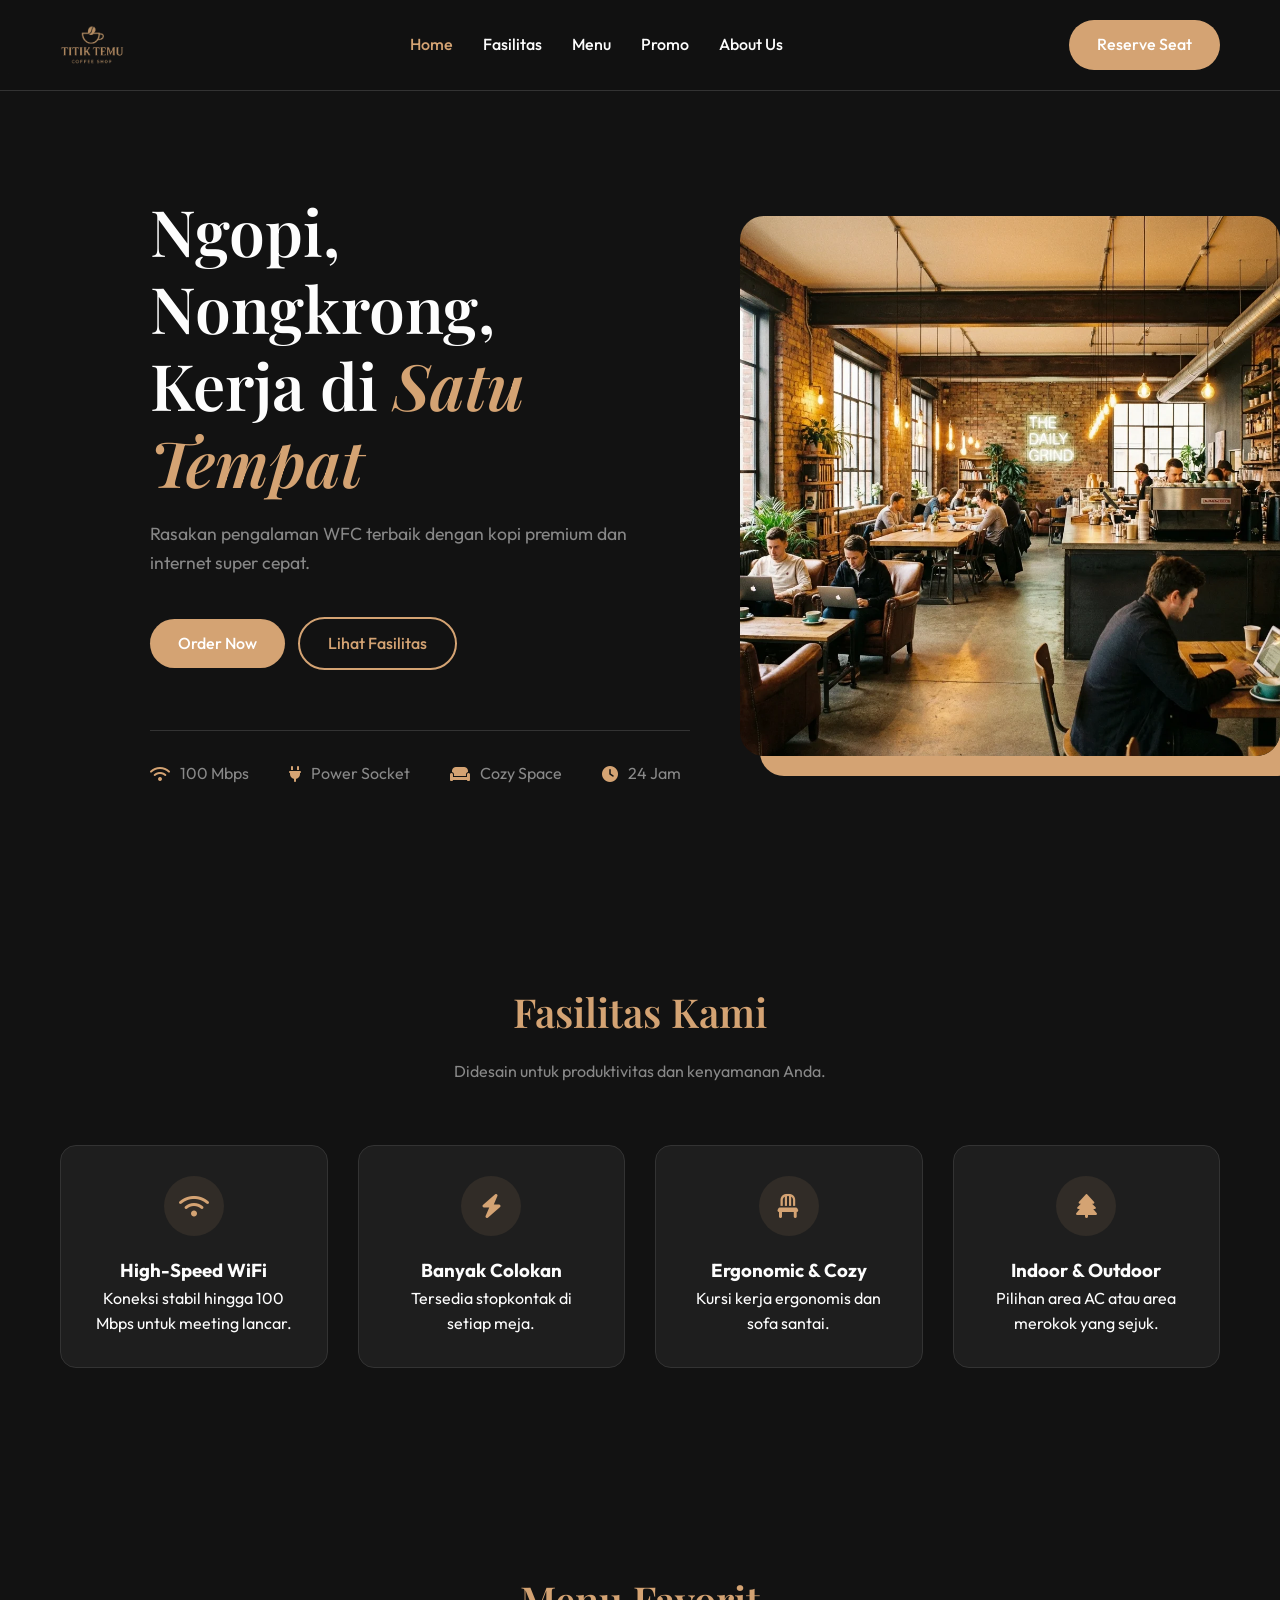
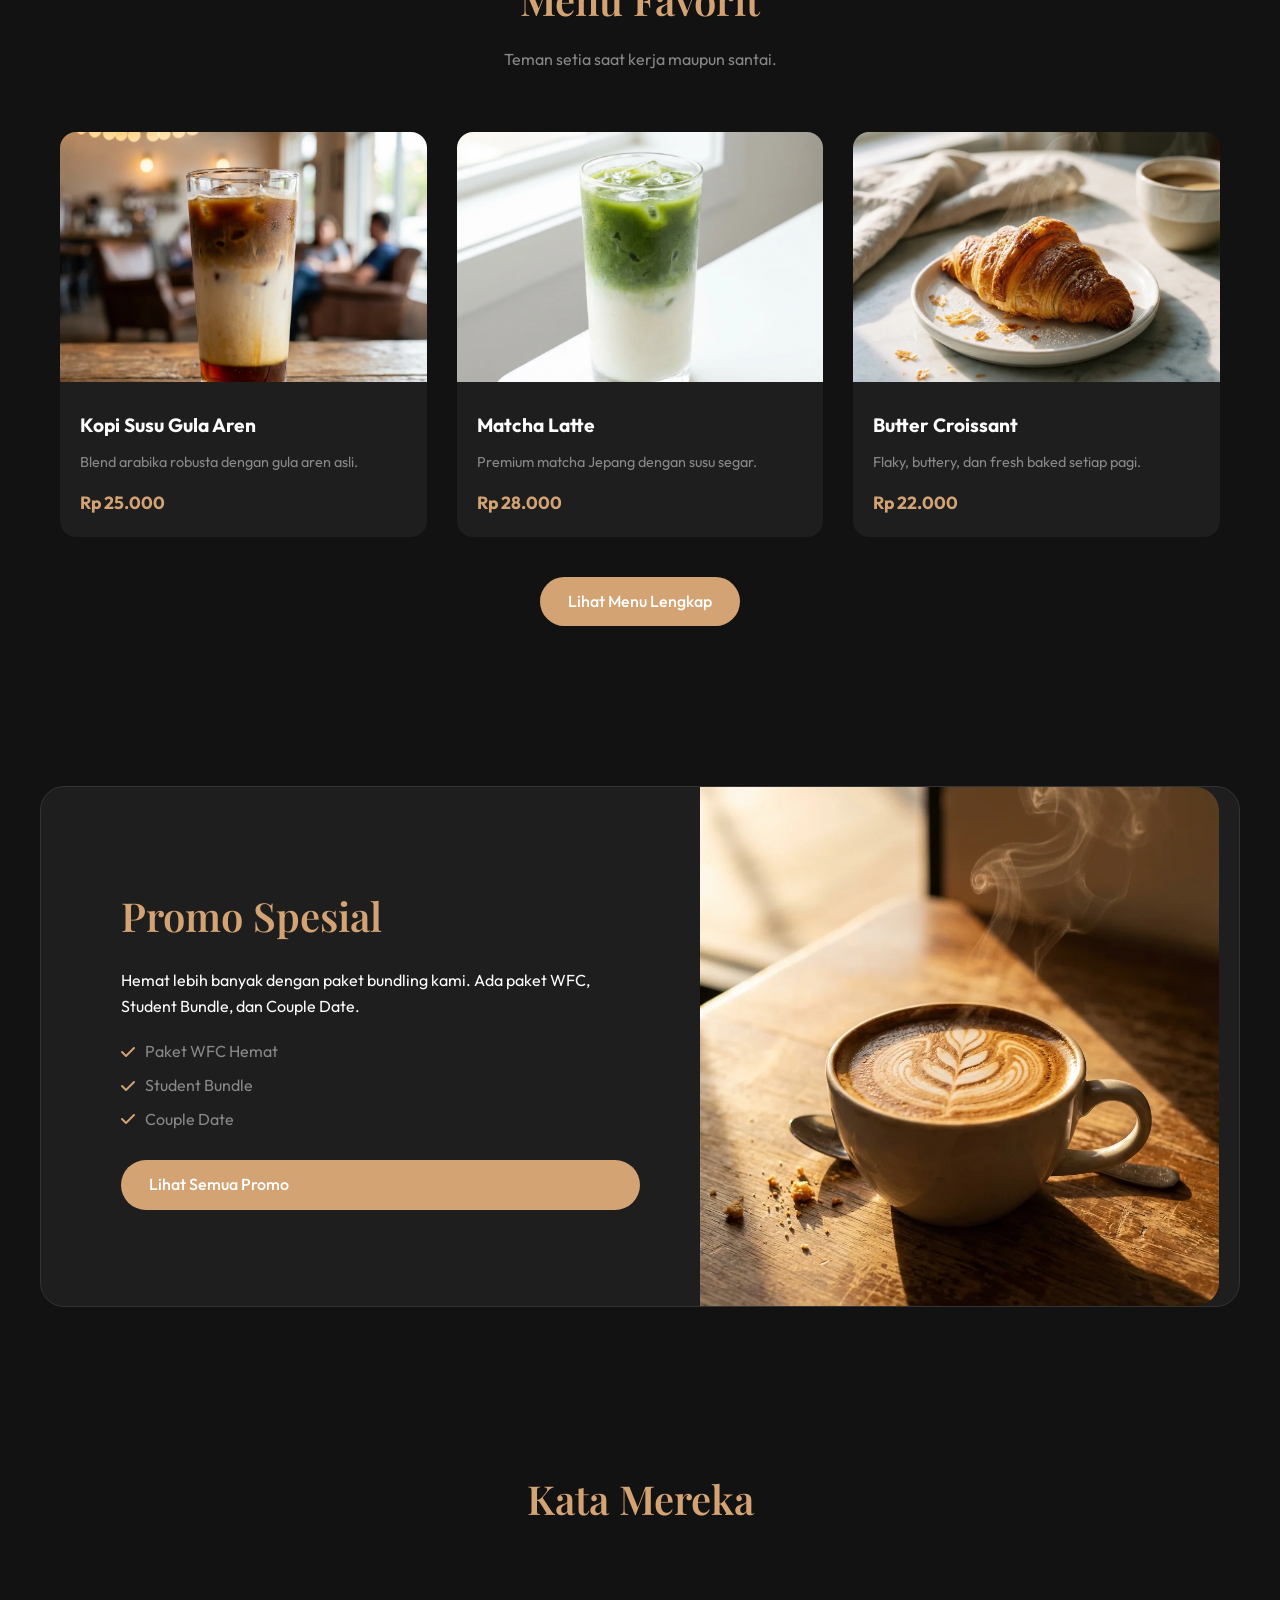
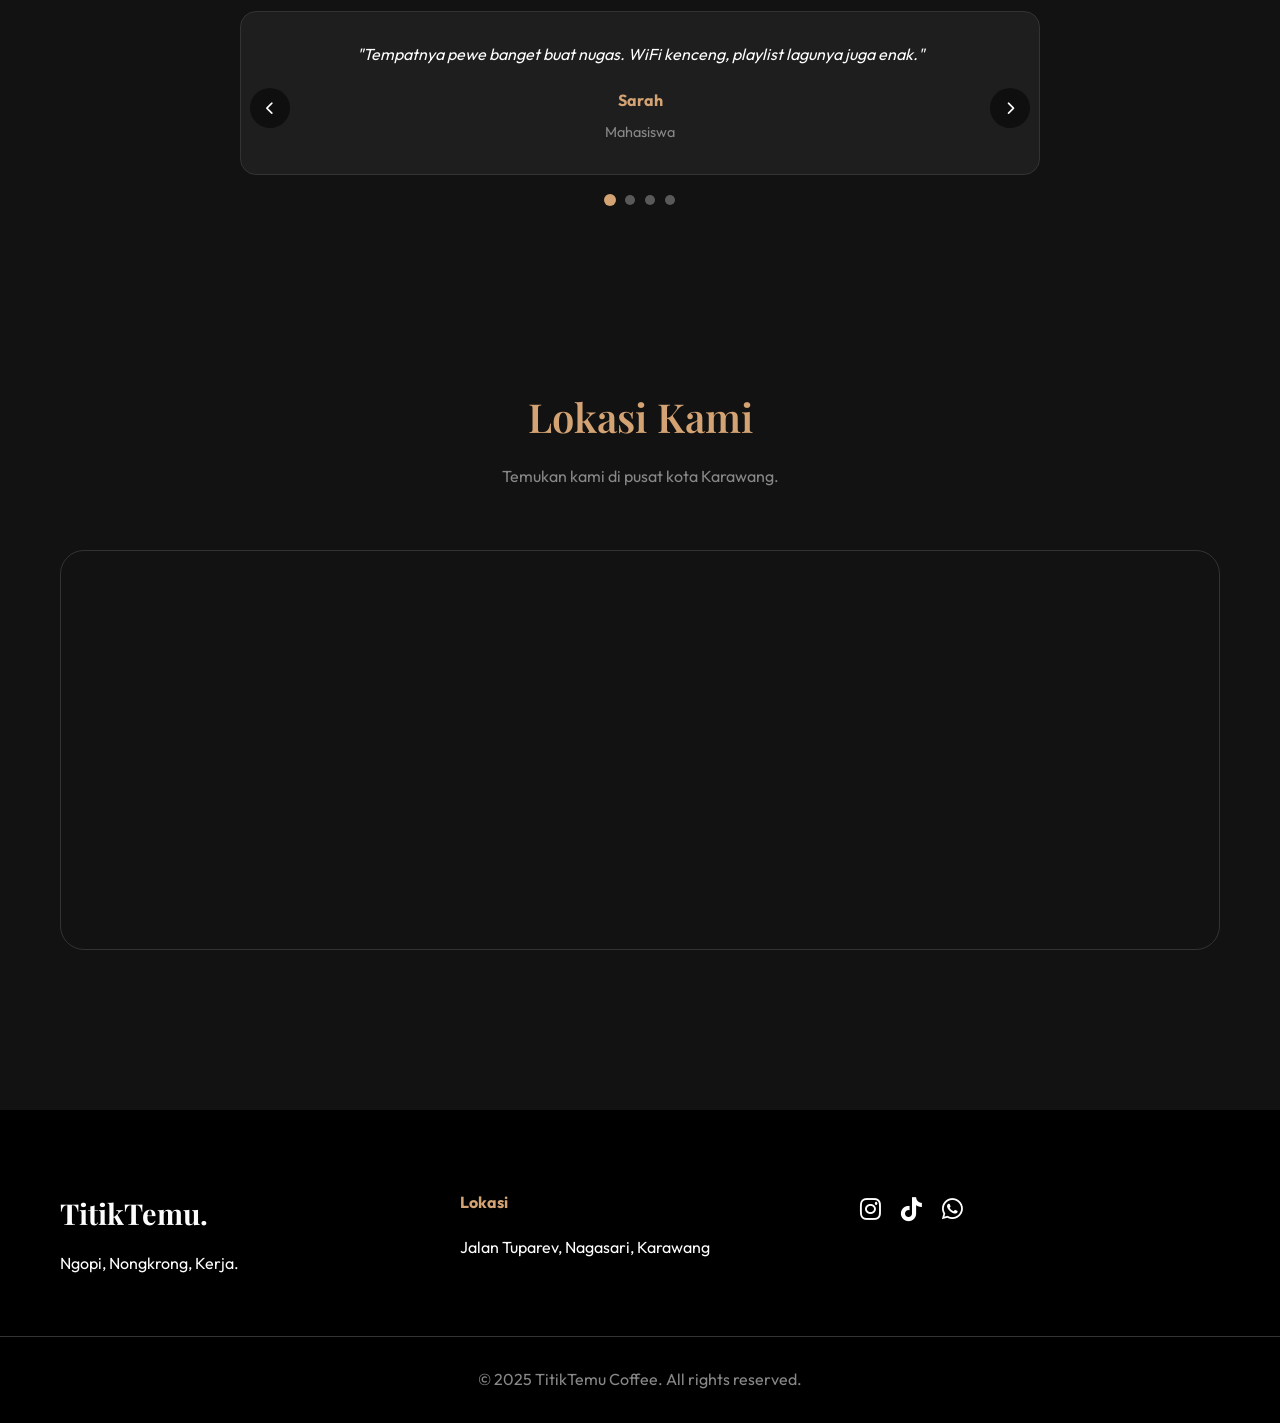
<file: index.html>
<!DOCTYPE html>
<html lang="id">
<head>
    <meta charset="UTF-8">
    <meta name="viewport" content="width=device-width, initial-scale=1.0">
    <title>TitikTemu - Ngopi, Nongkrong, Kerja</title>
    <meta name="description" content="Tempat terbaik untuk ngopi, nongkrong, dan kerja (WFC) dengan fasilitas lengkap. WiFi cepat, banyak colokan, dan suasana nyaman.">
    
    <!-- Google Fonts -->
    <link rel="preconnect" href="https://fonts.googleapis.com">
    <link rel="preconnect" href="https://fonts.gstatic.com" crossorigin>
    <link href="https://fonts.googleapis.com/css2?family=Outfit:wght@300;400;500;600;700&family=Playfair+Display:ital,wght@0,600;1,600&display=swap" rel="stylesheet">
    <link rel="stylesheet" href="https://cdnjs.cloudflare.com/ajax/libs/font-awesome/6.4.0/css/all.min.css">
    <!-- Icons -->
    <link href="https://fonts.googleapis.com/icon?family=Material+Icons" rel="stylesheet">

    <!-- Custom CSS -->
    <link rel="stylesheet" href="css/style.css">
</head>

<body>
    <!-- Navbar -->
    <nav class="navbar">
        <div class="container nav-container">
            <img src="images/logo.webp" alt="Logo" class="logo-img">
            <ul class="nav-links">
                <li><a href="index.html" class="active">Home</a></li>
                <li><a href="fasilitas.html">Fasilitas</a></li>
                <li><a href="menu.html">Menu</a></li>
                <li><a href="promo.html">Promo</a></li>
                <li><a href="about.html">About Us</a></li>
            </ul>
            <div class="nav-actions">
                <a href="booking.html" class="btn btn-primary">Reserve Seat</a>
                <div class="mobile-toggle">
                    <i class="fas fa-bars"></i>
                </div>
            </div>
        </div>
    </nav>

    <!-- Hero Section -->
    <section id="home" class="hero">
        <div class="container hero-content">
            <h1 class="hero-title">Ngopi, Nongkrong, <br>Kerja di <span class="highlight">Satu Tempat</span></h1>
            <p class="hero-subtitle">Rasakan pengalaman WFC terbaik dengan kopi premium dan internet super cepat.</p>
            <div class="hero-buttons">
                <a href="menu.html" class="btn btn-primary">Order Now</a>
                <a href="fasilitas.html" class="btn btn-outline">Lihat Fasilitas</a>
            </div>
            <div class="hero-stats">
                <div class="stat-item">
                    <i class="fas fa-wifi"></i>
                    <span>100 Mbps</span>
                </div>
                <div class="stat-item">
                    <i class="fas fa-plug"></i>
                    <span>Power Socket</span>
                </div>
                <div class="stat-item">
                    <i class="fas fa-couch"></i>
                    <span>Cozy Space</span>
                </div>
                <div class="stat-item">
                    <i class="fas fa-clock"></i>
                    <span>24 Jam</span>
                </div>
            </div>
        </div>
        <div class="hero-image">
            <img src="images/hero.webp" alt="Coffee Shop Interior" class="img-fluid">
        </div>
    </section>

    <!-- Facilities Section -->
    <section id="facilities" class="section">
        <div class="container">
            <div class="section-header">
                <h2>Fasilitas Kami</h2>
                <p>Didesain untuk produktivitas dan kenyamanan Anda.</p>
            </div>
            <div class="facilities-grid">
                <div class="facility-card">
                    <div class="icon-box"><i class="fas fa-wifi"></i></div>
                    <h3>High-Speed WiFi</h3>
                    <p>Koneksi stabil hingga 100 Mbps untuk meeting lancar.</p>
                </div>
                <div class="facility-card">
                    <div class="icon-box"><i class="fas fa-bolt"></i></div>
                    <h3>Banyak Colokan</h3>
                    <p>Tersedia stopkontak di setiap meja.</p>
                </div>
                <div class="facility-card">
                    <div class="icon-box"><i class="fas fa-chair"></i></div>
                    <h3>Ergonomic & Cozy</h3>
                    <p>Kursi kerja ergonomis dan sofa santai.</p>
                </div>
                <div class="facility-card">
                    <div class="icon-box"><i class="fas fa-tree"></i></div>
                    <h3>Indoor & Outdoor</h3>
                    <p>Pilihan area AC atau area merokok yang sejuk.</p>
                </div>
            </div>
        </div>
    </section>

    <!-- Menu Preview Section -->
    <section id="menu" class="section">
        <div class="container">
            <div class="section-header">
                <h2>Menu Favorit</h2>
                <p>Teman setia saat kerja maupun santai.</p>
            </div>
            <div class="menu-grid" style="margin-bottom: 40px;">
                <!-- Preview Items (Just 3) -->
                <div class="menu-card">
                    <img src="images/kopi_susu.webp" alt="Kopi Susu Gula Aren" class="img-fluid" loading="lazy">
                    <div class="menu-info">
                        <h3>Kopi Susu Gula Aren</h3>
                        <p>Blend arabika robusta dengan gula aren asli.</p>
                        <span class="price">Rp 25.000</span>
                    </div>
                </div>
                <div class="menu-card">
                    <img src="images/matcha.webp" alt="Matcha Latte" class="img-fluid" loading="lazy">
                    <div class="menu-info">
                        <h3>Matcha Latte</h3>
                        <p>Premium matcha Jepang dengan susu segar.</p>
                        <span class="price">Rp 28.000</span>
                    </div>
                </div>
                <div class="menu-card">
                    <img src="images/croissant.webp" alt="Butter Croissant" class="img-fluid" loading="lazy">
                    <div class="menu-info">
                        <h3>Butter Croissant</h3>
                        <p>Flaky, buttery, dan fresh baked setiap pagi.</p>
                        <span class="price">Rp 22.000</span>
                    </div>
                </div>
            </div>
            <div style="text-align: center;">
                <a href="menu.html" class="btn btn-primary">Lihat Menu Lengkap</a>
            </div>
        </div>
    </section>

    <!-- Promo Section -->
    <section id="promo" class="section">
        <div class="container promo-container">
            <div class="promo-content">
                <h2>Promo Spesial</h2>
                <p>Hemat lebih banyak dengan paket bundling kami. Ada paket WFC, Student Bundle, dan Couple Date.</p>
                <ul class="promo-list">
                    <li><i class="fas fa-check"></i> Paket WFC Hemat</li>
                    <li><i class="fas fa-check"></i> Student Bundle</li>
                    <li><i class="fas fa-check"></i> Couple Date</li>
                </ul>
                <a href="promo.html" class="btn btn-primary">Lihat Semua Promo</a>
            </div>
            <div class="promo-image">
                <img src="images/latte.webp" alt="Latte Art" style="width: 100%; height: 100%; object-fit: cover; display: block; border-radius: 0 24px 24px 0;">
            </div>
        </div>
    </section>

    <!-- Testimonials -->
    <section class="section bg-testimonial text-white">
        <div class="container">
            <div class="section-header">
                <h2>Kata Mereka</h2>
            </div>
            <div class="testimonial-slider">
                <div class="testimonial-track">
                    <!-- Slide 1 -->
                    <div class="testi-card">
                        <p>"Tempatnya pewe banget buat nugas. WiFi kenceng, playlist lagunya juga enak."</p>
                        <div class="user">
                            <h4>Sarah</h4>
                            <span>Mahasiswa</span>
                        </div>
                    </div>
                    <!-- Slide 2 -->
                    <div class="testi-card">
                        <p>"Sering meeting online di sini aman banget. Gak berisik dan kopinya enak."</p>
                        <div class="user">
                            <h4>Raka</h4>
                            <span>Freelancer</span>
                        </div>
                    </div>
                    <!-- Slide 3 -->
                    <div class="testi-card">
                        <p>"Hidden gem di Karawang! Suasananya tenang, baristanya ramah, kopinya mantap."</p>
                        <div class="user">
                            <h4>Dinda</h4>
                            <span>Content Creator</span>
                        </div>
                    </div>
                    <!-- Slide 4 -->
                    <div class="testi-card">
                        <p>"Favorite spot buat kerja remote. Colokan banyak, internet stabil parah!"</p>
                        <div class="user">
                            <h4>Budi</h4>
                            <span>Programmer</span>
                        </div>
                    </div>
                </div>
                
                <!-- Navigation Buttons -->
                <button class="slider-btn prev"><i class="fas fa-chevron-left"></i></button>
                <button class="slider-btn next"><i class="fas fa-chevron-right"></i></button>
                
                <!-- Dots -->
                <div class="slider-dots"></div>
            </div>
        </div>
    </section>

    <!-- Location Map -->
    <section class="section">
        <div class="container">
            <div class="section-header">
                <h2>Lokasi Kami</h2>
                <p>Temukan kami di pusat kota Karawang.</p>
            </div>
            <div style="width: 100%; height: 400px; border-radius: 24px; overflow: hidden; border: 1px solid var(--border);">
                <iframe src="https://www.google.com/maps/embed?pb=!1m18!1m12!1m3!1d3965.544865773173!2d107.2995653147696!3d-6.323347995423589!2m3!1f0!2f0!3f0!3m2!1i1024!2i768!4f13.1!3m3!1m2!1s0x2e69762c660072ad%3A0x64426569107908b9!2sJl.%20Tuparev%20No.186%2C%20Nagasari%2C%20Kec.%20Karawang%20Bar.%2C%20Kabupaten%20Karawang%2C%20Jawa%20Barat%2041312!5e0!3m2!1sen!2sid!4v1679821234567!5m2!1sen!2sid" width="100%" height="100%" style="border:0;" allowfullscreen="" loading="lazy" referrerpolicy="no-referrer-when-downgrade"></iframe>
            </div>
        </div>
    </section>

    <!-- Footer -->
    <footer>
        <div class="container footer-content">
            <div class="footer-brand">
                <h3>TitikTemu.</h3>
                <p>Ngopi, Nongkrong, Kerja.</p>
            </div>
            <div class="footer-links">
                <h4>Lokasi</h4>
                <p>Jalan Tuparev, Nagasari, Karawang</p>
            </div>
            <div class="footer-social">
                <a href="#"><i class="fab fa-instagram"></i></a>
                <a href="#"><i class="fab fa-tiktok"></i></a>
                <a href="#"><i class="fab fa-whatsapp"></i></a>
            </div>
        </div>
        <div class="footer-bottom">
            <p>&copy; 2025 TitikTemu Coffee. All rights reserved.</p>
        </div>
    </footer>


    <button id="backToTop" class="back-to-top"><i class="fas fa-arrow-up"></i></button>
    <script src="js/script.js"></script>

</body>
</html>
</file>
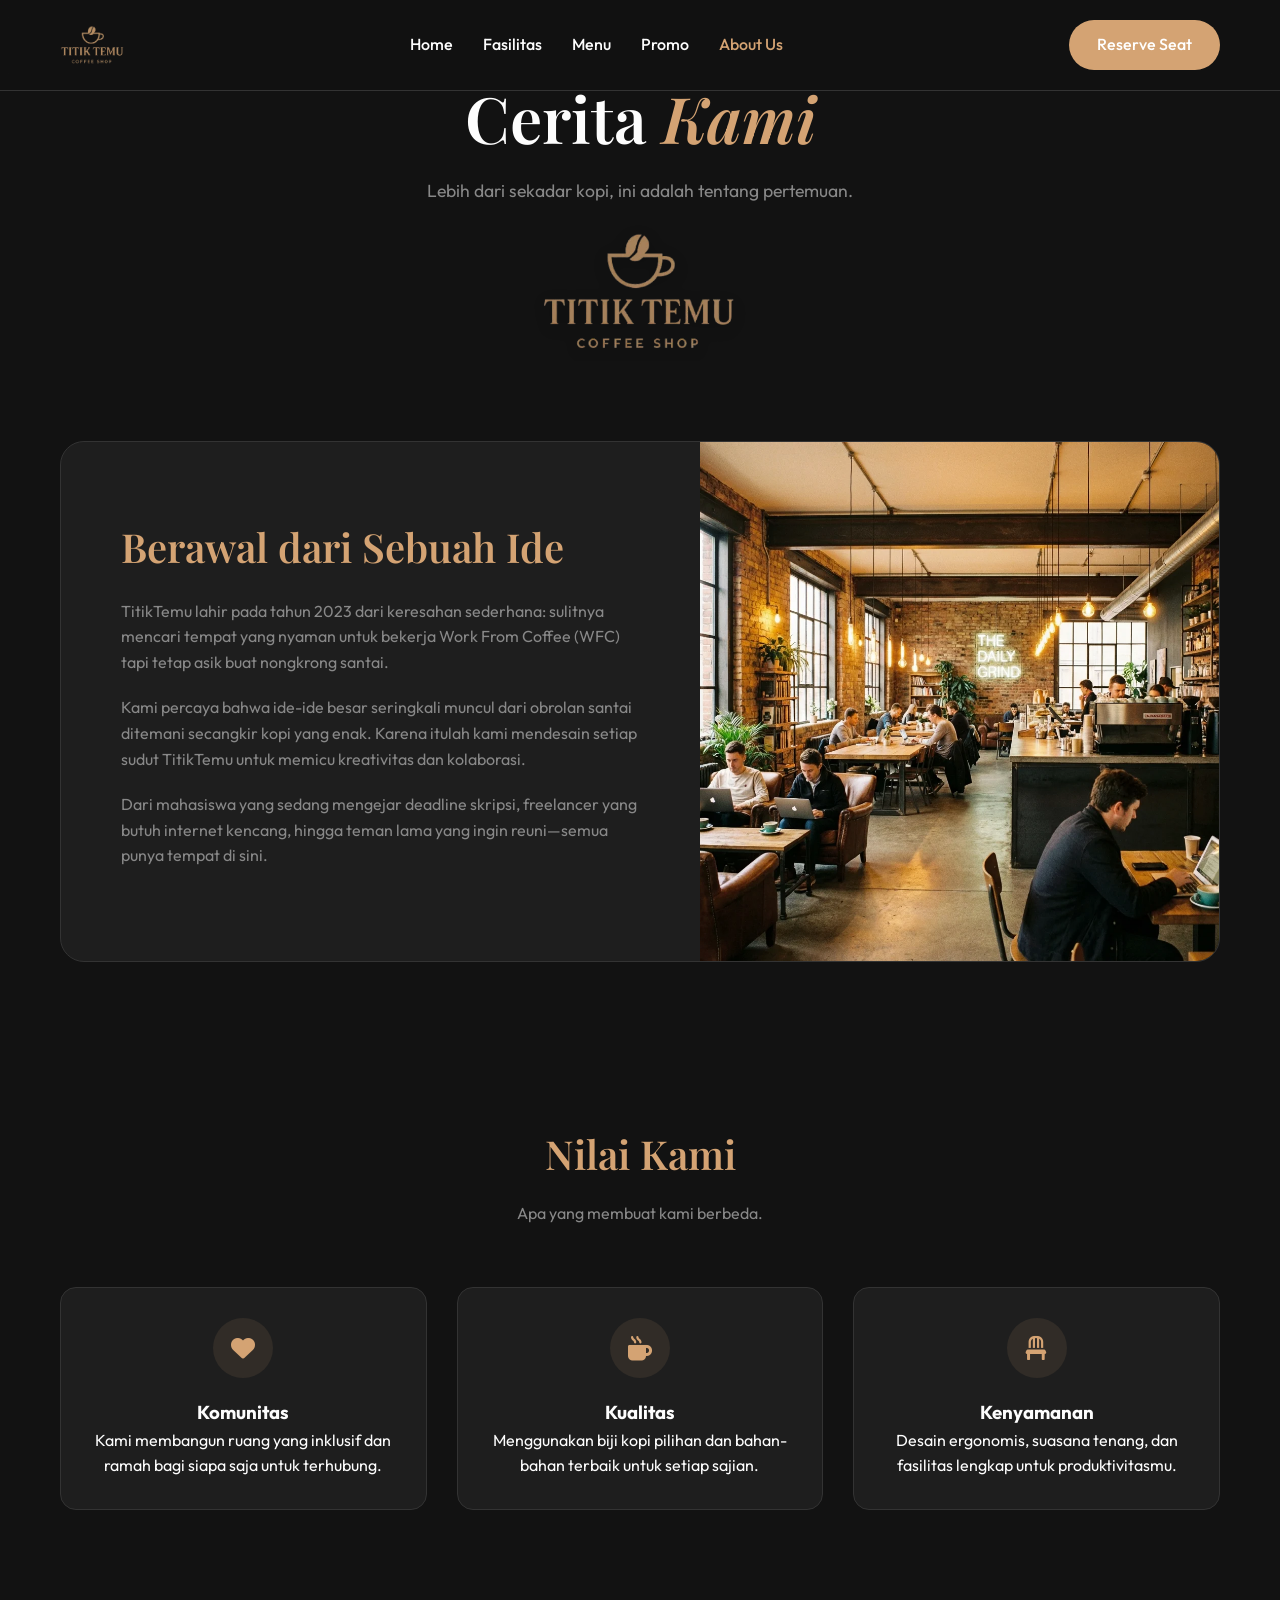
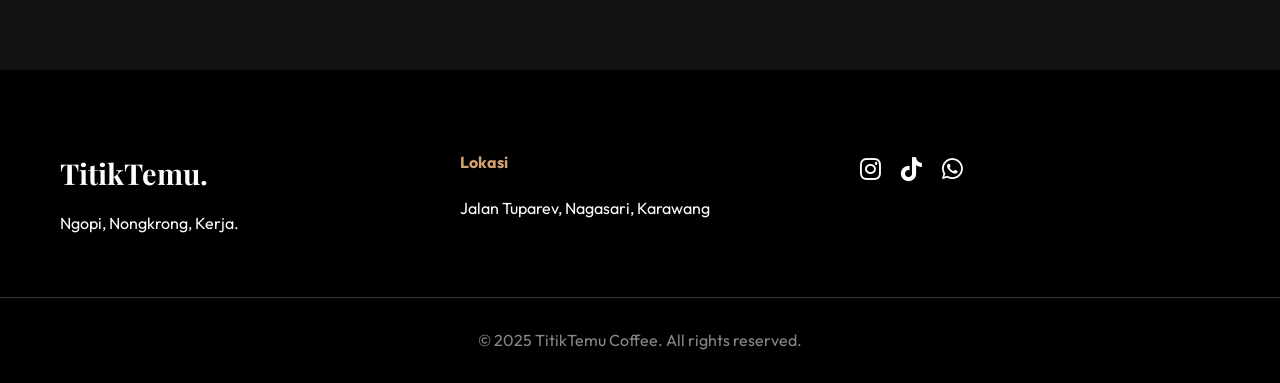
<file: about.html>
<!DOCTYPE html>
<html lang="id">
<head>
    <meta charset="UTF-8">
    <meta name="viewport" content="width=device-width, initial-scale=1.0">
    <title>Tentang Kami - TitikTemu Coffee</title>
    <meta name="description" content="Cerita di balik TitikTemu Coffee. Tempat di mana ide bertemu dan kolaborasi terjadi.">
    <link rel="stylesheet" href="css/style.css">
    <link rel="preconnect" href="https://fonts.googleapis.com">
    <link rel="preconnect" href="https://fonts.gstatic.com" crossorigin>
    <link href="https://fonts.googleapis.com/css2?family=Outfit:wght@300;400;500;600&family=Playfair+Display:wght@600;700&display=swap" rel="stylesheet">
    <link rel="stylesheet" href="https://cdnjs.cloudflare.com/ajax/libs/font-awesome/6.0.0/css/all.min.css">
</head>
<body>

    <!-- Navbar -->
    <nav class="navbar">
        <div class="container nav-container">
            <img src="images/logo.webp" alt="Logo" class="logo-img">
            <ul class="nav-links">
                <li><a href="index.html">Home</a></li>
                <li><a href="fasilitas.html">Fasilitas</a></li>
                <li><a href="menu.html">Menu</a></li>
                <li><a href="promo.html">Promo</a></li>
                <li><a href="about.html" class="active">About Us</a></li>
            </ul>
            <div class="nav-actions">
                <a href="booking.html" class="btn btn-primary">Reserve Seat</a>
                <div class="mobile-toggle">
                    <i class="fas fa-bars"></i>
                </div>
            </div>
        </div>
    </nav>

    <!-- Hero Section -->
    <section class="hero about-hero">
        <div class="container hero-content about-hero-content">
            <h1 class="hero-title">Cerita <span class="highlight">Kami</span></h1>
            <p class="hero-subtitle about-subtitle">Lebih dari sekadar kopi, ini adalah tentang pertemuan.</p>
            <img src="images/logo.webp" alt="Logo" class="about-logo">
        </div>
    </section>

    <!-- Story Section -->
    <section class="section">
        <div class="container">
            <div class="promo-container story-container">
                <div class="promo-content">
                    <h2>Berawal dari Sebuah Ide</h2>
                    <p class="story-text">TitikTemu lahir pada tahun 2023 dari keresahan sederhana: sulitnya mencari tempat yang nyaman untuk bekerja Work From Coffee (WFC) tapi tetap asik buat nongkrong santai.</p>
                    <p class="story-text">Kami percaya bahwa ide-ide besar seringkali muncul dari obrolan santai ditemani secangkir kopi yang enak. Karena itulah kami mendesain setiap sudut TitikTemu untuk memicu kreativitas dan kolaborasi.</p>
                    <p class="story-text">Dari mahasiswa yang sedang mengejar deadline skripsi, freelancer yang butuh internet kencang, hingga teman lama yang ingin reuni—semua punya tempat di sini.</p>
                </div>
                <div class="promo-image">
                    <img src="images/hero.webp" alt="Interior TitikTemu" class="story-image" loading="lazy">
                </div>
            </div>
        </div>
    </section>

    <!-- Values Section -->
    <section class="section">
        <div class="container">
            <div class="section-header">
                <h2>Nilai Kami</h2>
                <p>Apa yang membuat kami berbeda.</p>
            </div>
            <div class="facilities-grid">
                <div class="facility-card">
                    <div class="icon-box">
                        <i class="fas fa-heart"></i>
                    </div>
                    <h3>Komunitas</h3>
                    <p>Kami membangun ruang yang inklusif dan ramah bagi siapa saja untuk terhubung.</p>
                </div>
                <div class="facility-card">
                    <div class="icon-box">
                        <i class="fas fa-mug-hot"></i>
                    </div>
                    <h3>Kualitas</h3>
                    <p>Menggunakan biji kopi pilihan dan bahan-bahan terbaik untuk setiap sajian.</p>
                </div>
                <div class="facility-card">
                    <div class="icon-box">
                        <i class="fas fa-chair"></i>
                    </div>
                    <h3>Kenyamanan</h3>
                    <p>Desain ergonomis, suasana tenang, dan fasilitas lengkap untuk produktivitasmu.</p>
                </div>
            </div>
        </div>
    </section>

    <!-- Footer -->
    <footer>
        <div class="container footer-content">
            <div class="footer-brand">
                <h3>TitikTemu.</h3>
                <p>Ngopi, Nongkrong, Kerja.</p>
            </div>
            <div class="footer-links">
                <h4>Lokasi</h4>
                <p>Jalan Tuparev, Nagasari, Karawang</p>
            </div>
            <div class="footer-social">
                <a href="#"><i class="fab fa-instagram"></i></a>
                <a href="#"><i class="fab fa-tiktok"></i></a>
                <a href="#"><i class="fab fa-whatsapp"></i></a>
            </div>
        </div>
        <div class="footer-bottom">
            <p>&copy; 2025 TitikTemu Coffee. All rights reserved.</p>
        </div>
    </footer>


    <button id="backToTop" class="back-to-top"><i class="fas fa-arrow-up"></i></button>
    <script src="js/script.js"></script>
</body>
</html>
</file>
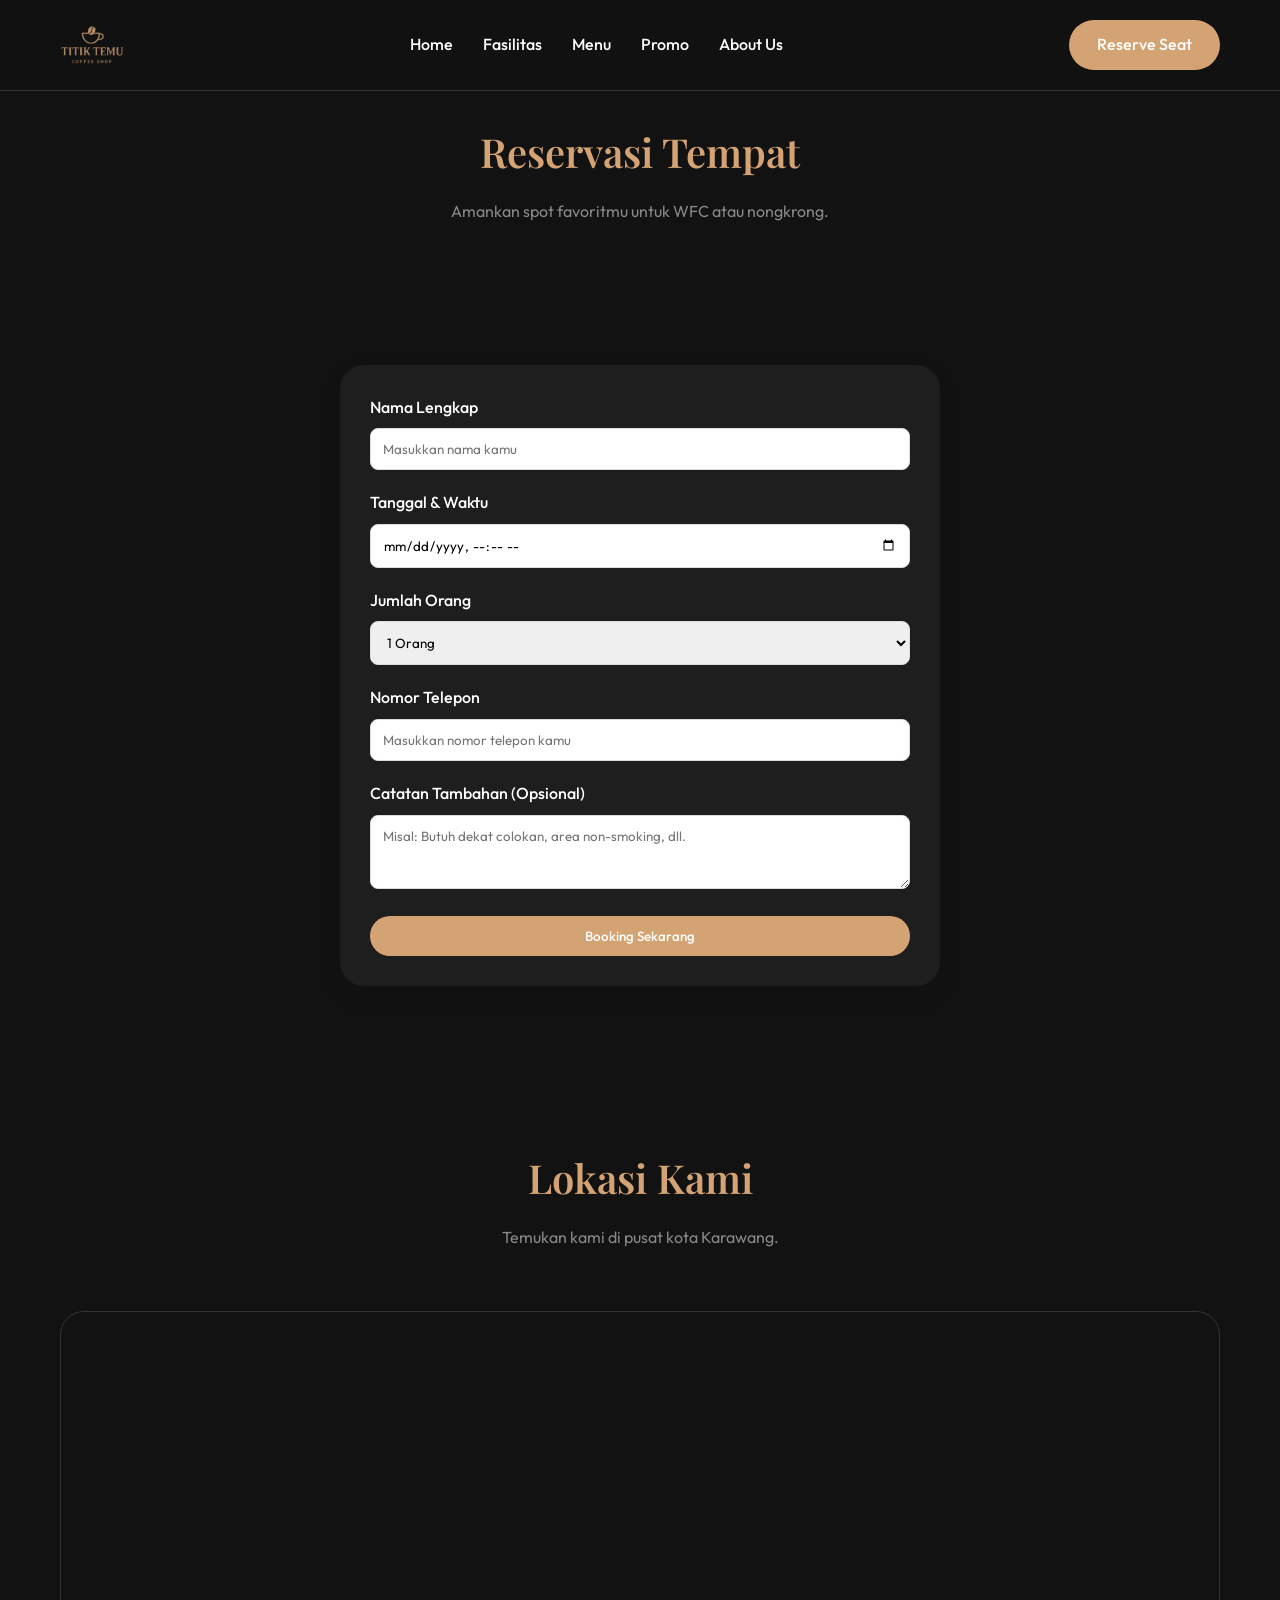
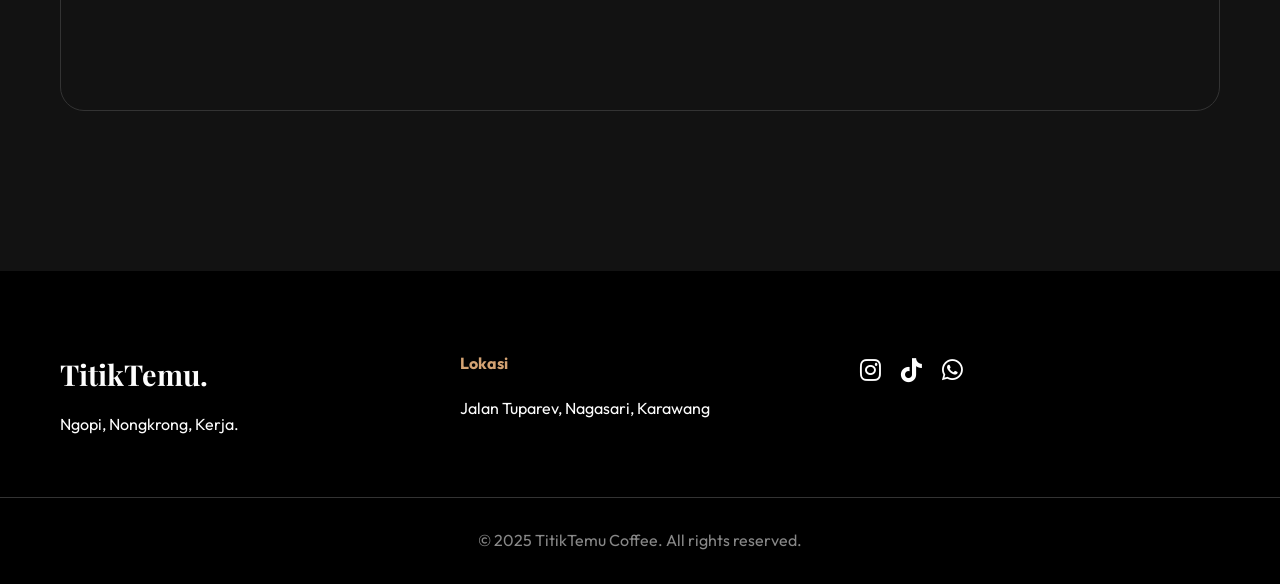
<file: booking.html>
<!DOCTYPE html>
<html lang="id">
<head>
    <meta charset="UTF-8">
    <meta name="viewport" content="width=device-width, initial-scale=1.0">
    <title>Reservasi - TitikTemu Coffee</title>
    <meta name="description" content="Reservasi tempat di TitikTemu Coffee. Amankan spot favoritmu untuk WFC, meeting, atau sekadar nongkrong santai.">
    <link rel="stylesheet" href="css/style.css">
    <link rel="preconnect" href="https://fonts.googleapis.com">
    <link rel="preconnect" href="https://fonts.gstatic.com" crossorigin>
    <link href="https://fonts.googleapis.com/css2?family=Outfit:wght@300;400;500;600&family=Playfair+Display:wght@600;700&display=swap" rel="stylesheet">
    <link rel="stylesheet" href="https://cdnjs.cloudflare.com/ajax/libs/font-awesome/6.0.0/css/all.min.css">
</head>
<body>

    <!-- Navbar -->
    <nav class="navbar">
        <div class="container nav-container">
            <img src="images/logo.webp" alt="Logo" class="logo-img">
            <ul class="nav-links">
                <li><a href="index.html">Home</a></li>
                <li><a href="fasilitas.html">Fasilitas</a></li>
                <li><a href="menu.html">Menu</a></li>
                <li><a href="promo.html">Promo</a></li>
                <li><a href="about.html">About Us</a></li>
            </ul>
            <div class="nav-actions">
                <a href="booking.html" class="btn btn-primary">Reserve Seat</a>
                <div class="mobile-toggle">
                    <i class="fas fa-bars"></i>
                </div>
            </div>
        </div>
    </nav>

    <!-- Header -->
    <header class="section-header page-header">
        <h2>Reservasi Tempat</h2>
        <p>Amankan spot favoritmu untuk WFC atau nongkrong.</p>
    </header>

    <!-- Reservation Form -->
    <section class="section">
        <div class="container">
            <div class="reservation-form reservation-box">
                <form>
                    <div class="form-group">
                        <label for="name" class="form-label">Nama Lengkap</label>
                        <input type="text" id="name" placeholder="Masukkan nama kamu" class="form-input">
                    </div>
                    <div class="form-group">
                        <label for="date" class="form-label">Tanggal & Waktu</label>
                        <input type="datetime-local" id="date" class="form-input">
                    </div>
                    <div class="form-group">
                        <label for="people" class="form-label">Jumlah Orang</label>
                        <select id="people" class="form-select">
                            <option value="1">1 Orang</option>
                            <option value="2">2 Orang</option>
                            <option value="3-5">3-5 Orang</option>
                            <option value="5+">Lebih dari 5</option>
                        </select>
                    </div>
                    <div class="form-group">
                        <label for="phone" class="form-label">Nomor Telepon</label>
                        <input type="tel" id="phone" placeholder="Masukkan nomor telepon kamu" class="form-input">
                    </div>
                    <div class="form-group">
                        <label for="notes" class="form-label">Catatan Tambahan (Opsional)</label>
                        <textarea id="notes" rows="3" placeholder="Misal: Butuh dekat colokan, area non-smoking, dll." class="form-textarea"></textarea>
                    </div>
                    <button type="submit" class="btn btn-primary btn-full">Booking Sekarang</button>
                </form>
            </div>
        </div>
    </section>

    <!-- Location Map -->
    <section class="section">
        <div class="container">
            <div class="section-header">
                <h2>Lokasi Kami</h2>
                <p>Temukan kami di pusat kota Karawang.</p>
            </div>
            <div class="map-container">
                <iframe src="https://www.google.com/maps/embed?pb=!1m18!1m12!1m3!1d3965.544865773173!2d107.2995653147696!3d-6.323347995423589!2m3!1f0!2f0!3f0!3m2!1i1024!2i768!4f13.1!3m3!1m2!1s0x2e69762c660072ad%3A0x64426569107908b9!2sJl.%20Tuparev%20No.186%2C%20Nagasari%2C%20Kec.%20Karawang%20Bar.%2C%20Kabupaten%20Karawang%2C%20Jawa%20Barat%2041312!5e0!3m2!1sen!2sid!4v1679821234567!5m2!1sen!2sid" width="100%" height="100%" allowfullscreen="" loading="lazy" referrerpolicy="no-referrer-when-downgrade"></iframe>
            </div>
        </div>
    </section>

    <!-- Footer -->
    <footer>
        <div class="container footer-content">
            <div class="footer-brand">
                <h3>TitikTemu.</h3>
                <p>Ngopi, Nongkrong, Kerja.</p>
            </div>
            <div class="footer-links">
                <h4>Lokasi</h4>
                <p>Jalan Tuparev, Nagasari, Karawang</p>
            </div>
            <div class="footer-social">
                <a href="#"><i class="fab fa-instagram"></i></a>
                <a href="#"><i class="fab fa-tiktok"></i></a>
                <a href="#"><i class="fab fa-whatsapp"></i></a>
            </div>
        </div>
        <div class="footer-bottom">
            <p>&copy; 2025 TitikTemu Coffee. All rights reserved.</p>
        </div>
    </footer>


    <button id="backToTop" class="back-to-top"><i class="fas fa-arrow-up"></i></button>
    <script src="js/script.js"></script>
</body>
</html>
</file>
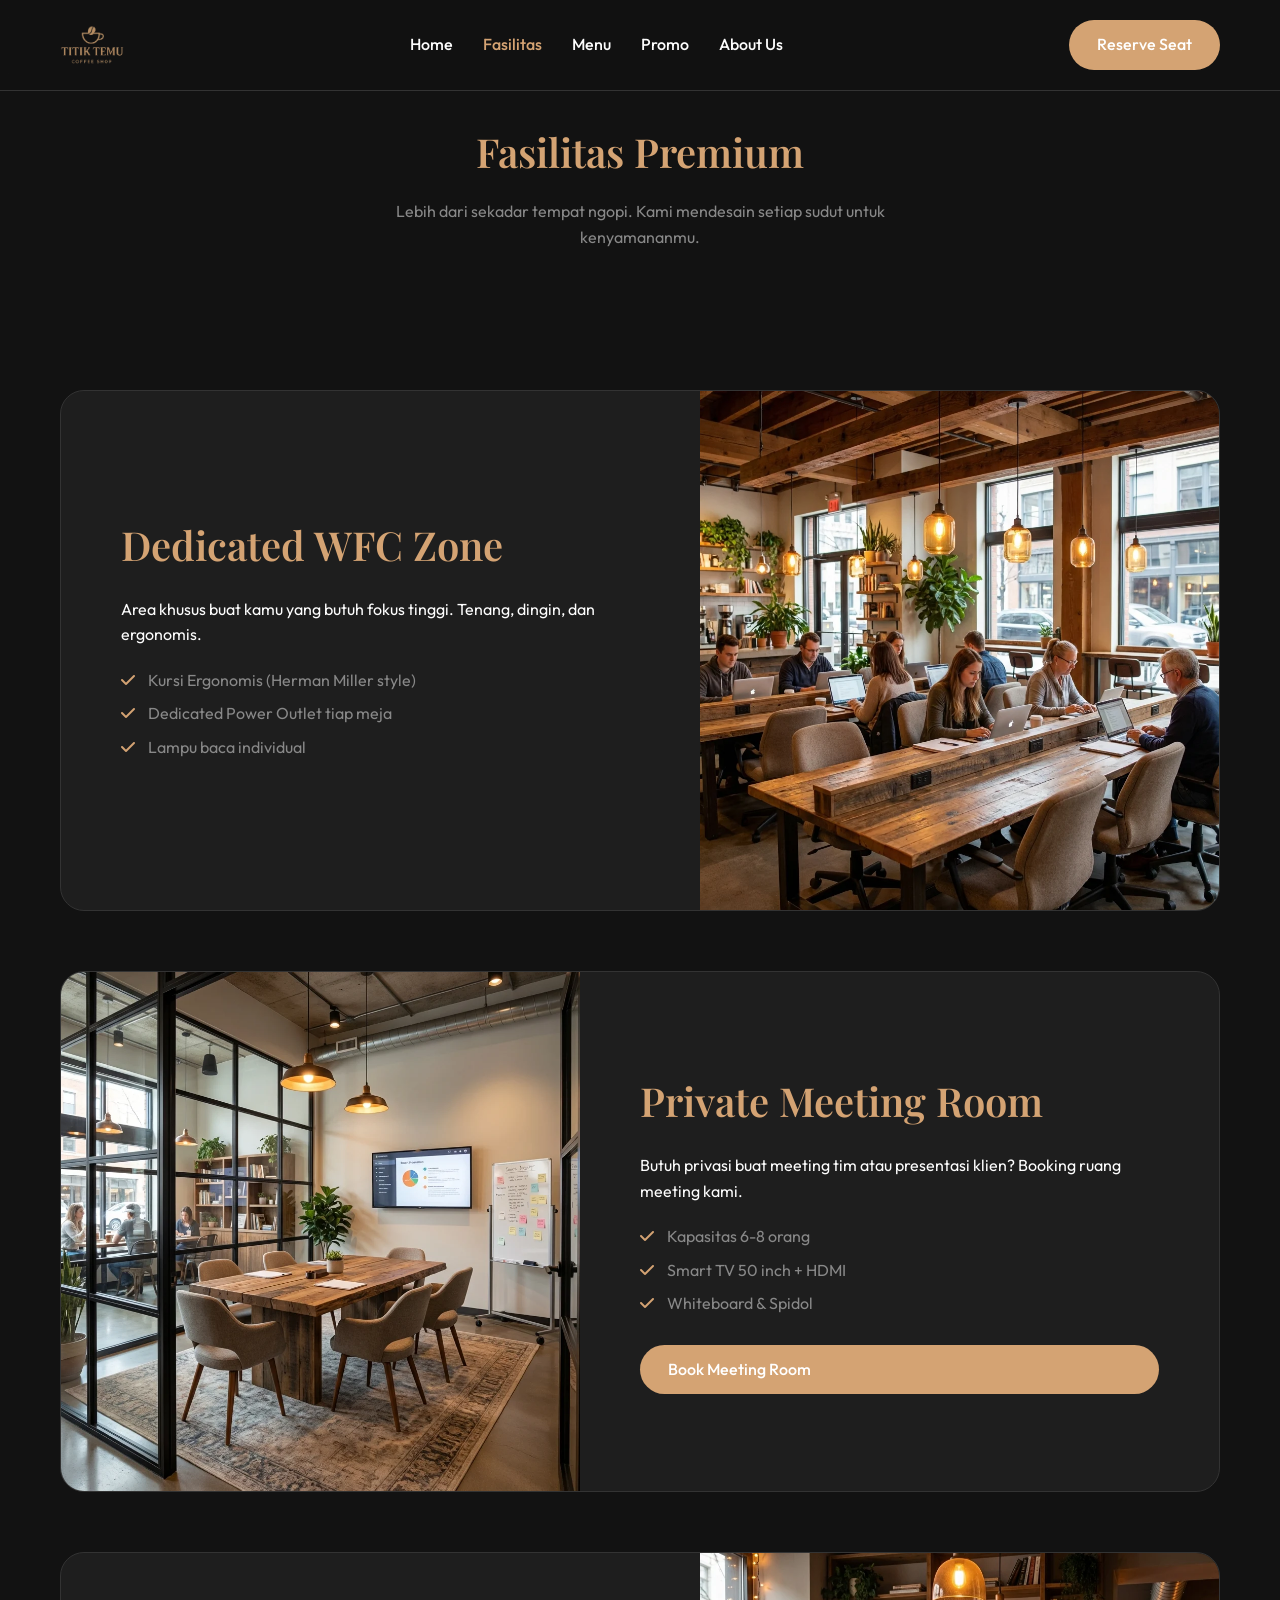
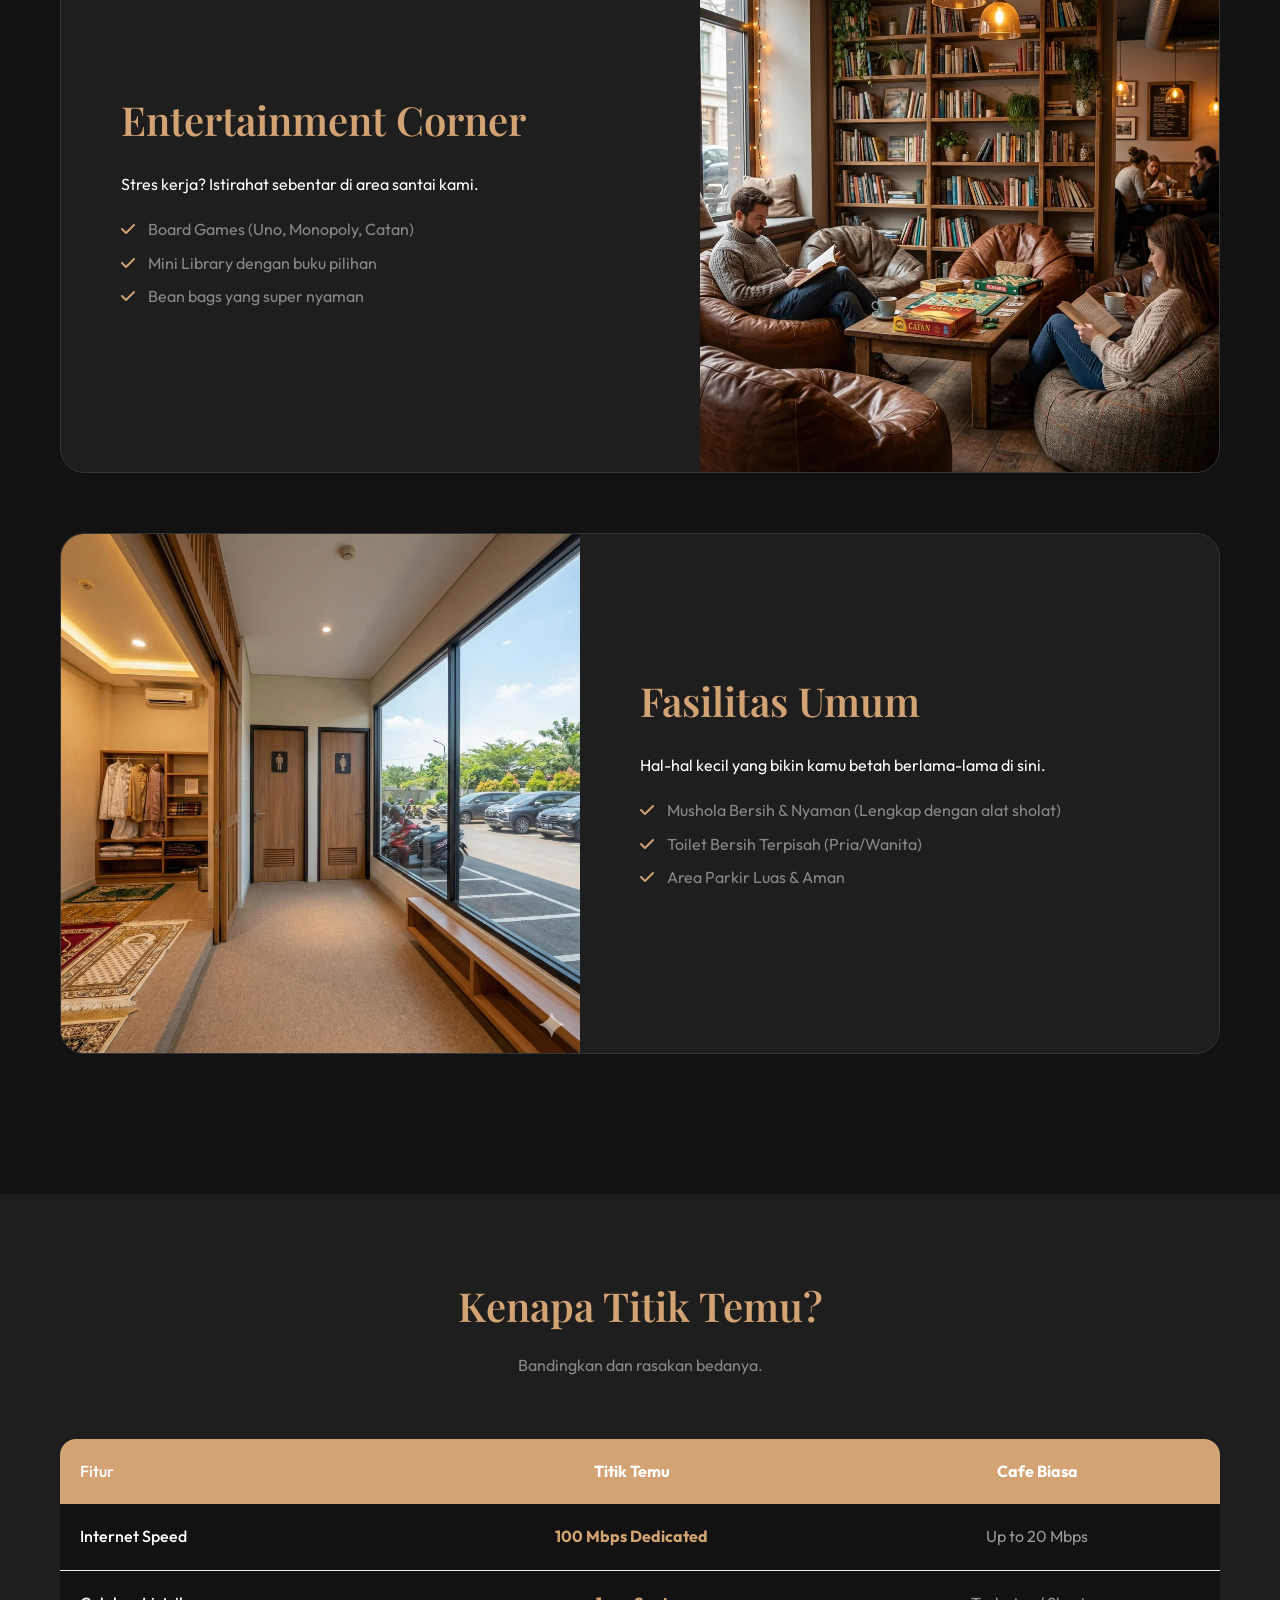
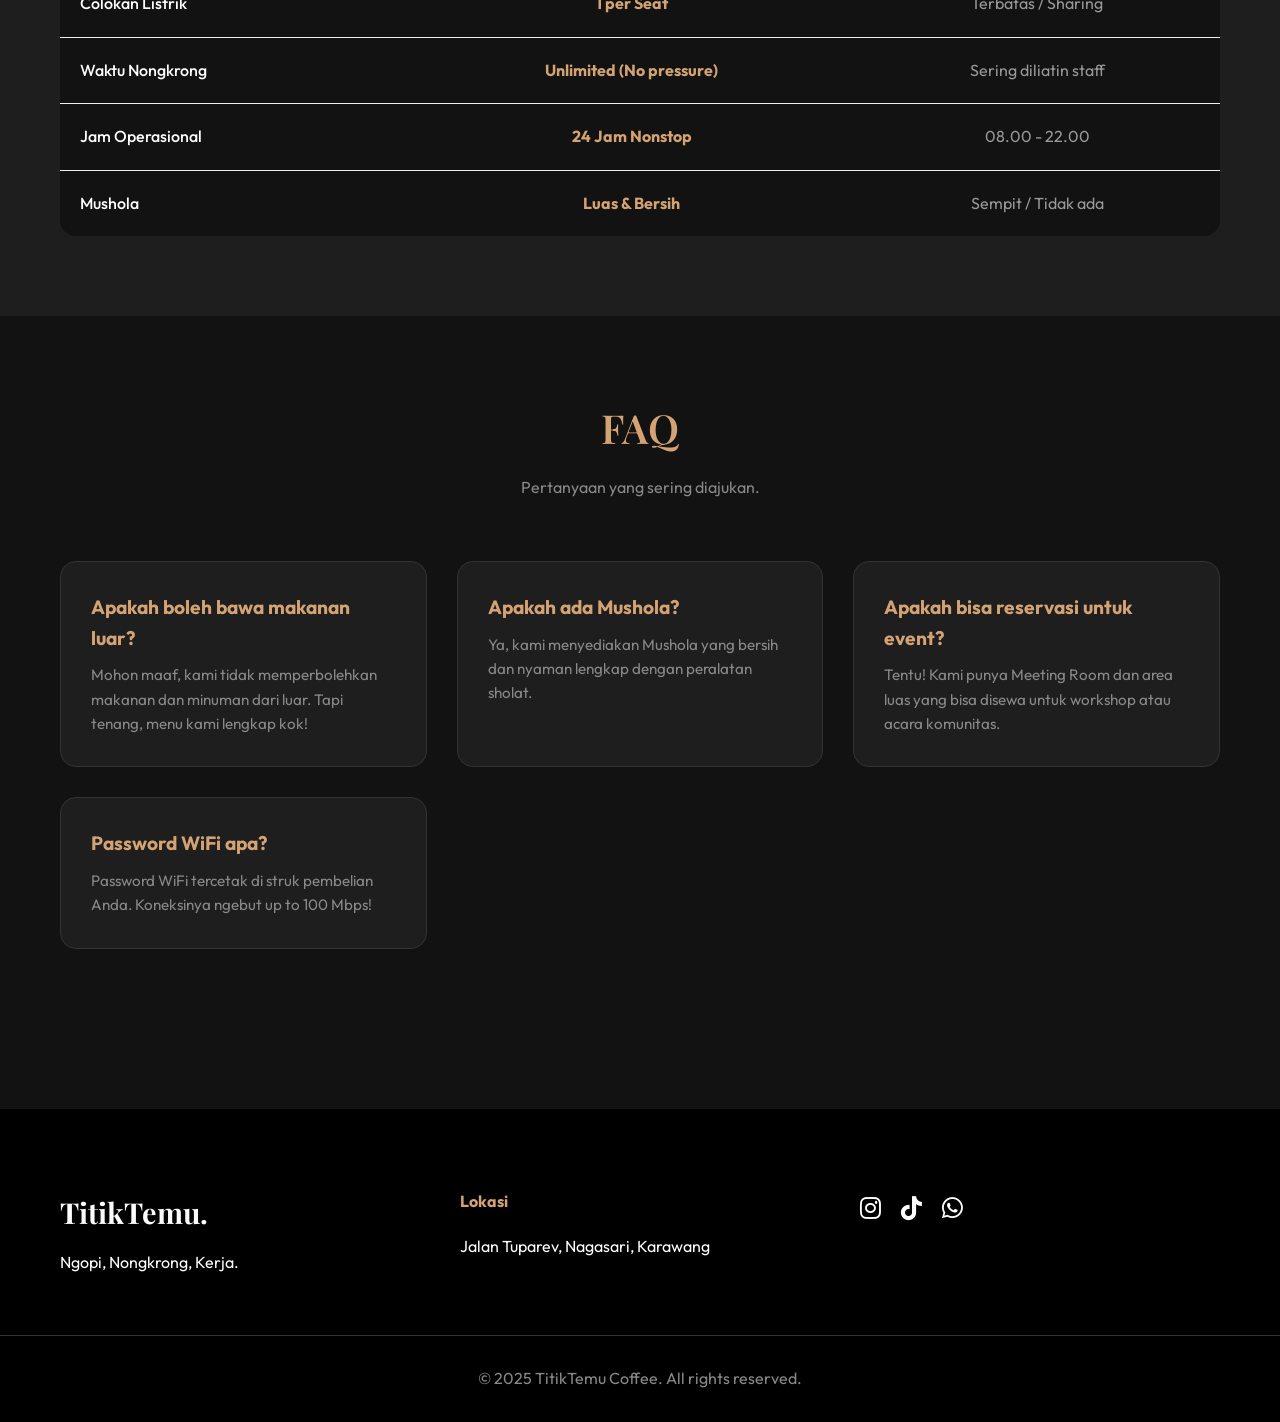
<file: fasilitas.html>
<!DOCTYPE html>
<html lang="id">
<head>
    <meta charset="UTF-8">
    <meta name="viewport" content="width=device-width, initial-scale=1.0">
    <title>Fasilitas - TitikTemu Coffee</title>
    <meta name="description" content="Jelajahi fasilitas unggulan di TitikTemu Coffee. WiFi cepat, ruang meeting, area WFC nyaman, dan mushola bersih.">
    <link rel="stylesheet" href="css/style.css">
    <link rel="preconnect" href="https://fonts.googleapis.com">
    <link rel="preconnect" href="https://fonts.gstatic.com" crossorigin>
    <link href="https://fonts.googleapis.com/css2?family=Outfit:wght@300;400;500;600&family=Playfair+Display:wght@600;700&display=swap" rel="stylesheet">
    <link rel="stylesheet" href="https://cdnjs.cloudflare.com/ajax/libs/font-awesome/6.0.0/css/all.min.css">
</head>
<body>

    <!-- Navbar -->
    <nav class="navbar">
        <div class="container nav-container">
            <img src="images/logo.webp" alt="Logo" class="logo-img">
            <ul class="nav-links">
                <li><a href="index.html">Home</a></li>
                <li><a href="fasilitas.html" class="active">Fasilitas</a></li>
                <li><a href="menu.html">Menu</a></li>
                <li><a href="promo.html">Promo</a></li>
                <li><a href="about.html">About Us</a></li>
            </ul>
            <div class="nav-actions">
                <a href="booking.html" class="btn btn-primary">Reserve Seat</a>
                <div class="mobile-toggle">
                    <i class="fas fa-bars"></i>
                </div>
            </div>
        </div>
    </nav>

    <!-- Header -->
    <header class="section-header page-header">
        <h2>Fasilitas Premium</h2>
        <p>Lebih dari sekadar tempat ngopi. Kami mendesain setiap sudut untuk kenyamananmu.</p>
    </header>

    <!-- Main Facilities -->
    <section class="section">
        <div class="container">
            
            <!-- WFC Zone -->
            <div class="promo-container facility-promo">
                <div class="promo-content">
                    <h2>Dedicated WFC Zone</h2>
                    <p>Area khusus buat kamu yang butuh fokus tinggi. Tenang, dingin, dan ergonomis.</p>
                    <ul class="facility-list">
                        <li><i class="fas fa-check facility-check"></i> Kursi Ergonomis (Herman Miller style)</li>
                        <li><i class="fas fa-check facility-check"></i> Dedicated Power Outlet tiap meja</li>
                        <li><i class="fas fa-check facility-check"></i> Lampu baca individual</li>
                    </ul>
                </div>
                <div class="promo-image facility-image-right">
                    <img src="images/wfc_zone.webp" alt="WFC Zone" class="img-fluid facility-img" loading="lazy">
                </div>
            </div>

            <!-- Meeting Room -->
            <div class="promo-container facility-promo-reverse">
                <div class="promo-content">
                    <h2>Private Meeting Room</h2>
                    <p>Butuh privasi buat meeting tim atau presentasi klien? Booking ruang meeting kami.</p>
                    <ul class="facility-list">
                        <li><i class="fas fa-check facility-check"></i> Kapasitas 6-8 orang</li>
                        <li><i class="fas fa-check facility-check"></i> Smart TV 50 inch + HDMI</li>
                        <li><i class="fas fa-check facility-check"></i> Whiteboard & Spidol</li>
                    </ul>
                    <a href="booking.html" class="btn btn-primary">Book Meeting Room</a>
                </div>
                <div class="promo-image facility-image-left">
                    <img src="images/meeting_room.webp" alt="Meeting Room" class="img-fluid facility-img" loading="lazy">
                </div>
            </div>

            <!-- Entertainment -->
            <div class="promo-container facility-promo">
                <div class="promo-content">
                    <h2>Entertainment Corner</h2>
                    <p>Stres kerja? Istirahat sebentar di area santai kami.</p>
                    <ul class="facility-list">
                        <li><i class="fas fa-check facility-check"></i> Board Games (Uno, Monopoly, Catan)</li>
                        <li><i class="fas fa-check facility-check"></i> Mini Library dengan buku pilihan</li>
                        <li><i class="fas fa-check facility-check"></i> Bean bags yang super nyaman</li>
                    </ul>
                </div>
                <div class="promo-image facility-image-right">
                    <img src="images/entertainment_corner.webp" alt="Entertainment Corner" class="img-fluid facility-img" loading="lazy">
                </div>
            </div>

             <!-- Amenities -->
             <div class="promo-container facility-promo-reverse">
                <div class="promo-content">
                    <h2>Fasilitas Umum</h2>
                    <p>Hal-hal kecil yang bikin kamu betah berlama-lama di sini.</p>
                    <ul class="facility-list">
                        <li><i class="fas fa-check facility-check"></i> Mushola Bersih & Nyaman (Lengkap dengan alat sholat)</li>
                        <li><i class="fas fa-check facility-check"></i> Toilet Bersih Terpisah (Pria/Wanita)</li>
                        <li><i class="fas fa-check facility-check"></i> Area Parkir Luas & Aman</li>
                    </ul>
                </div>
                <div class="promo-image facility-image-left">
                    <img src="images/mushola.webp" alt="Mushola" class="img-fluid facility-img" loading="lazy">
                </div>
            </div>

        </div>
    </section>

    <!-- Comparison Section -->
    <section class="section bg-light">
        <div class="container">
            <div class="section-header">
                <h2>Kenapa Titik Temu?</h2>
                <p>Bandingkan dan rasakan bedanya.</p>
            </div>
            <div class="comparison-wrapper">
                <table class="comparison-table">
                    <thead>
                        <tr>
                            <th>Fitur</th>
                            <th>Titik Temu</th>
                            <th>Cafe Biasa</th>
                        </tr>
                    </thead>
                    <tbody>
                        <tr class="table-row-border">
                            <td>Internet Speed</td>
                            <td class="table-highlight">100 Mbps Dedicated</td>
                            <td class="table-muted">Up to 20 Mbps</td>
                        </tr>
                        <tr class="table-row-border">
                            <td>Colokan Listrik</td>
                            <td class="table-highlight">1 per Seat</td>
                            <td class="table-muted">Terbatas / Sharing</td>
                        </tr>
                        <tr class="table-row-border">
                            <td>Waktu Nongkrong</td>
                            <td class="table-highlight">Unlimited (No pressure)</td>
                            <td class="table-muted">Sering diliatin staff</td>
                        </tr>
                        <tr class="table-row-border">
                            <td>Jam Operasional</td>
                            <td class="table-highlight">24 Jam Nonstop</td>
                            <td class="table-muted">08.00 - 22.00</td>
                        </tr>
                        <tr>
                            <td>Mushola</td>
                            <td class="table-highlight">Luas & Bersih</td>
                            <td class="table-muted">Sempit / Tidak ada</td>
                        </tr>
                    </tbody>
                </table>
            </div>
        </div>
    </section>

    <!-- FAQ Section -->
    <section class="section">
        <div class="container">
            <div class="section-header">
                <h2>FAQ</h2>
                <p>Pertanyaan yang sering diajukan.</p>
            </div>
            <div class="faq-grid">
                <div class="faq-card">
                    <h3>Apakah boleh bawa makanan luar?</h3>
                    <p>Mohon maaf, kami tidak memperbolehkan makanan dan minuman dari luar. Tapi tenang, menu kami lengkap kok!</p>
                </div>
                <div class="faq-card">
                    <h3>Apakah ada Mushola?</h3>
                    <p>Ya, kami menyediakan Mushola yang bersih dan nyaman lengkap dengan peralatan sholat.</p>
                </div>
                <div class="faq-card">
                    <h3>Apakah bisa reservasi untuk event?</h3>
                    <p>Tentu! Kami punya Meeting Room dan area luas yang bisa disewa untuk workshop atau acara komunitas.</p>
                </div>
                <div class="faq-card">
                    <h3>Password WiFi apa?</h3>
                    <p>Password WiFi tercetak di struk pembelian Anda. Koneksinya ngebut up to 100 Mbps!</p>
                </div>
            </div>
        </div>
    </section>

    <!-- Footer -->
    <footer>
        <div class="container footer-content">
            <div class="footer-brand">
                <h3>TitikTemu.</h3>
                <p>Ngopi, Nongkrong, Kerja.</p>
            </div>
            <div class="footer-links">
                <h4>Lokasi</h4>
                <p>Jalan Tuparev, Nagasari, Karawang</p>
            </div>
            <div class="footer-social">
                <a href="#"><i class="fab fa-instagram"></i></a>
                <a href="#"><i class="fab fa-tiktok"></i></a>
                <a href="#"><i class="fab fa-whatsapp"></i></a>
            </div>
        </div>
        <div class="footer-bottom">
            <p>&copy; 2025 TitikTemu Coffee. All rights reserved.</p>
        </div>
    </footer>


    <button id="backToTop" class="back-to-top"><i class="fas fa-arrow-up"></i></button>
    <script src="js/script.js"></script>
</body>
</html>
</file>
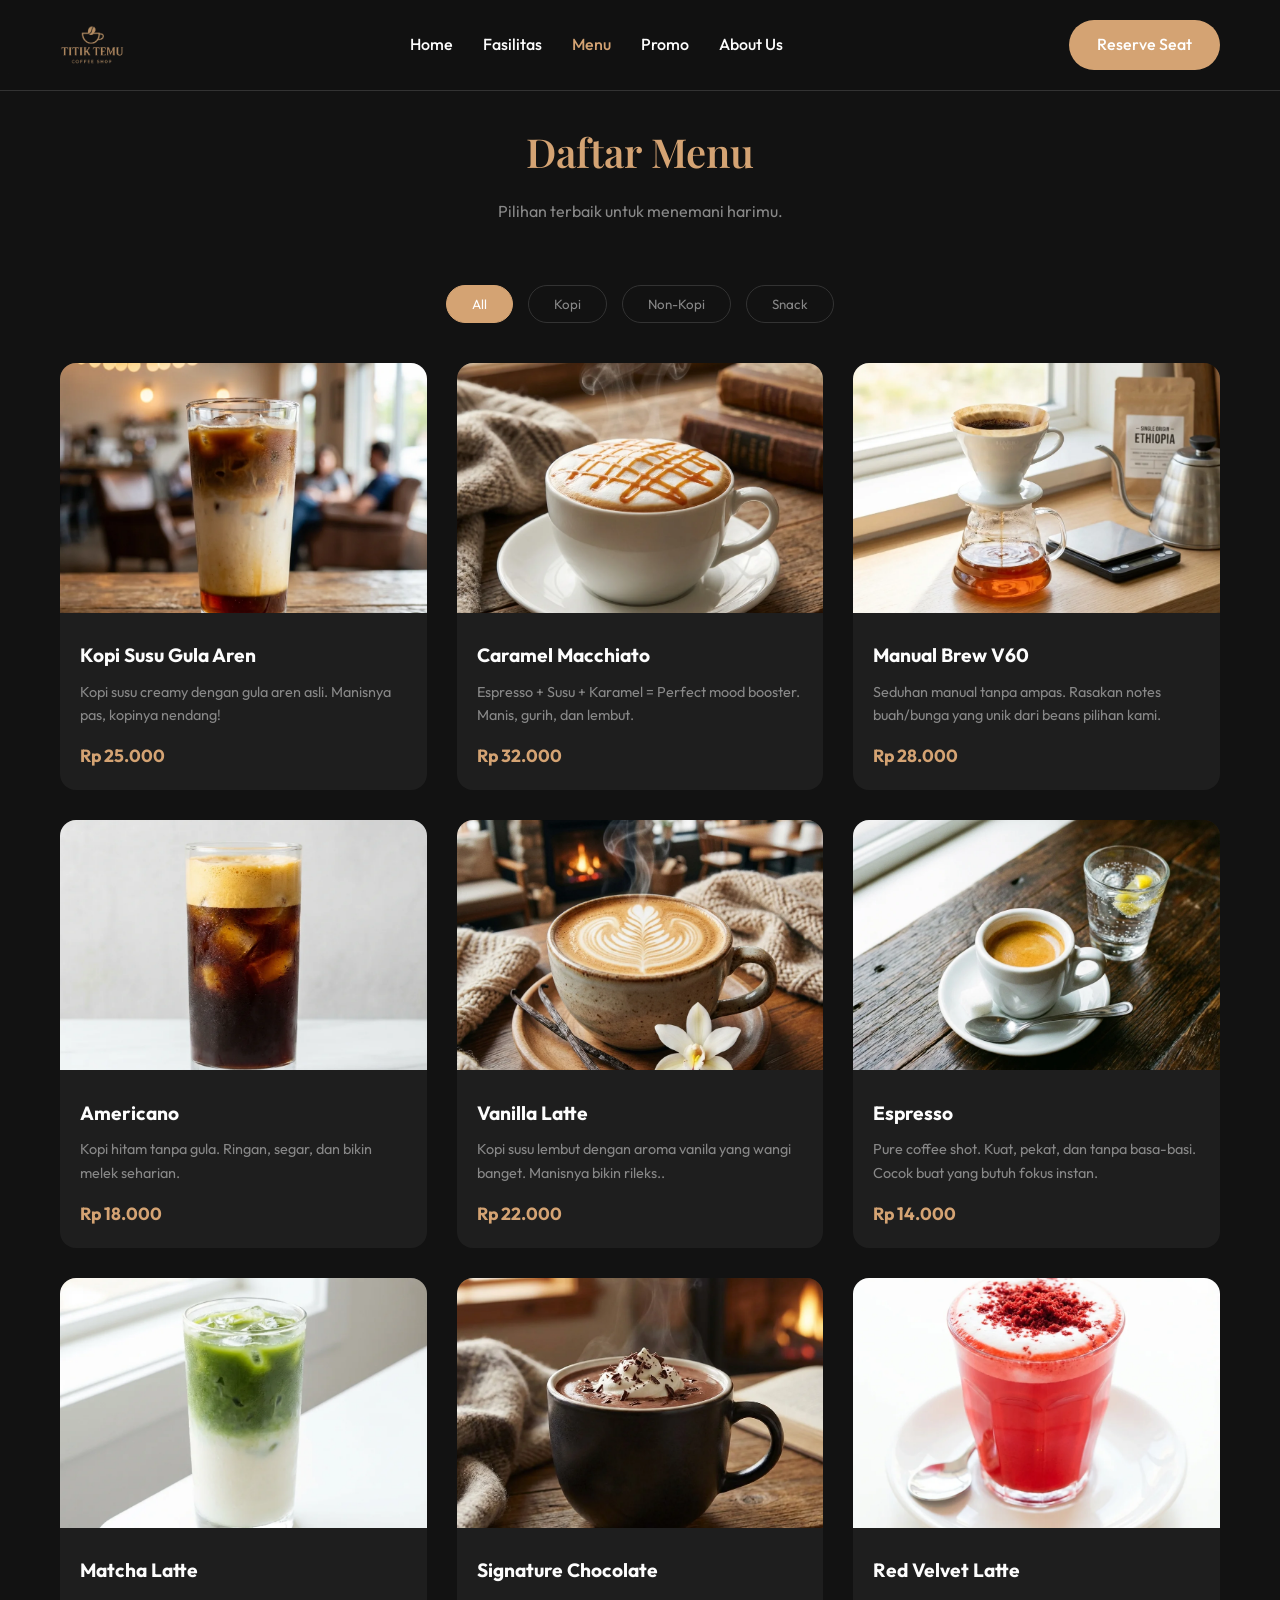
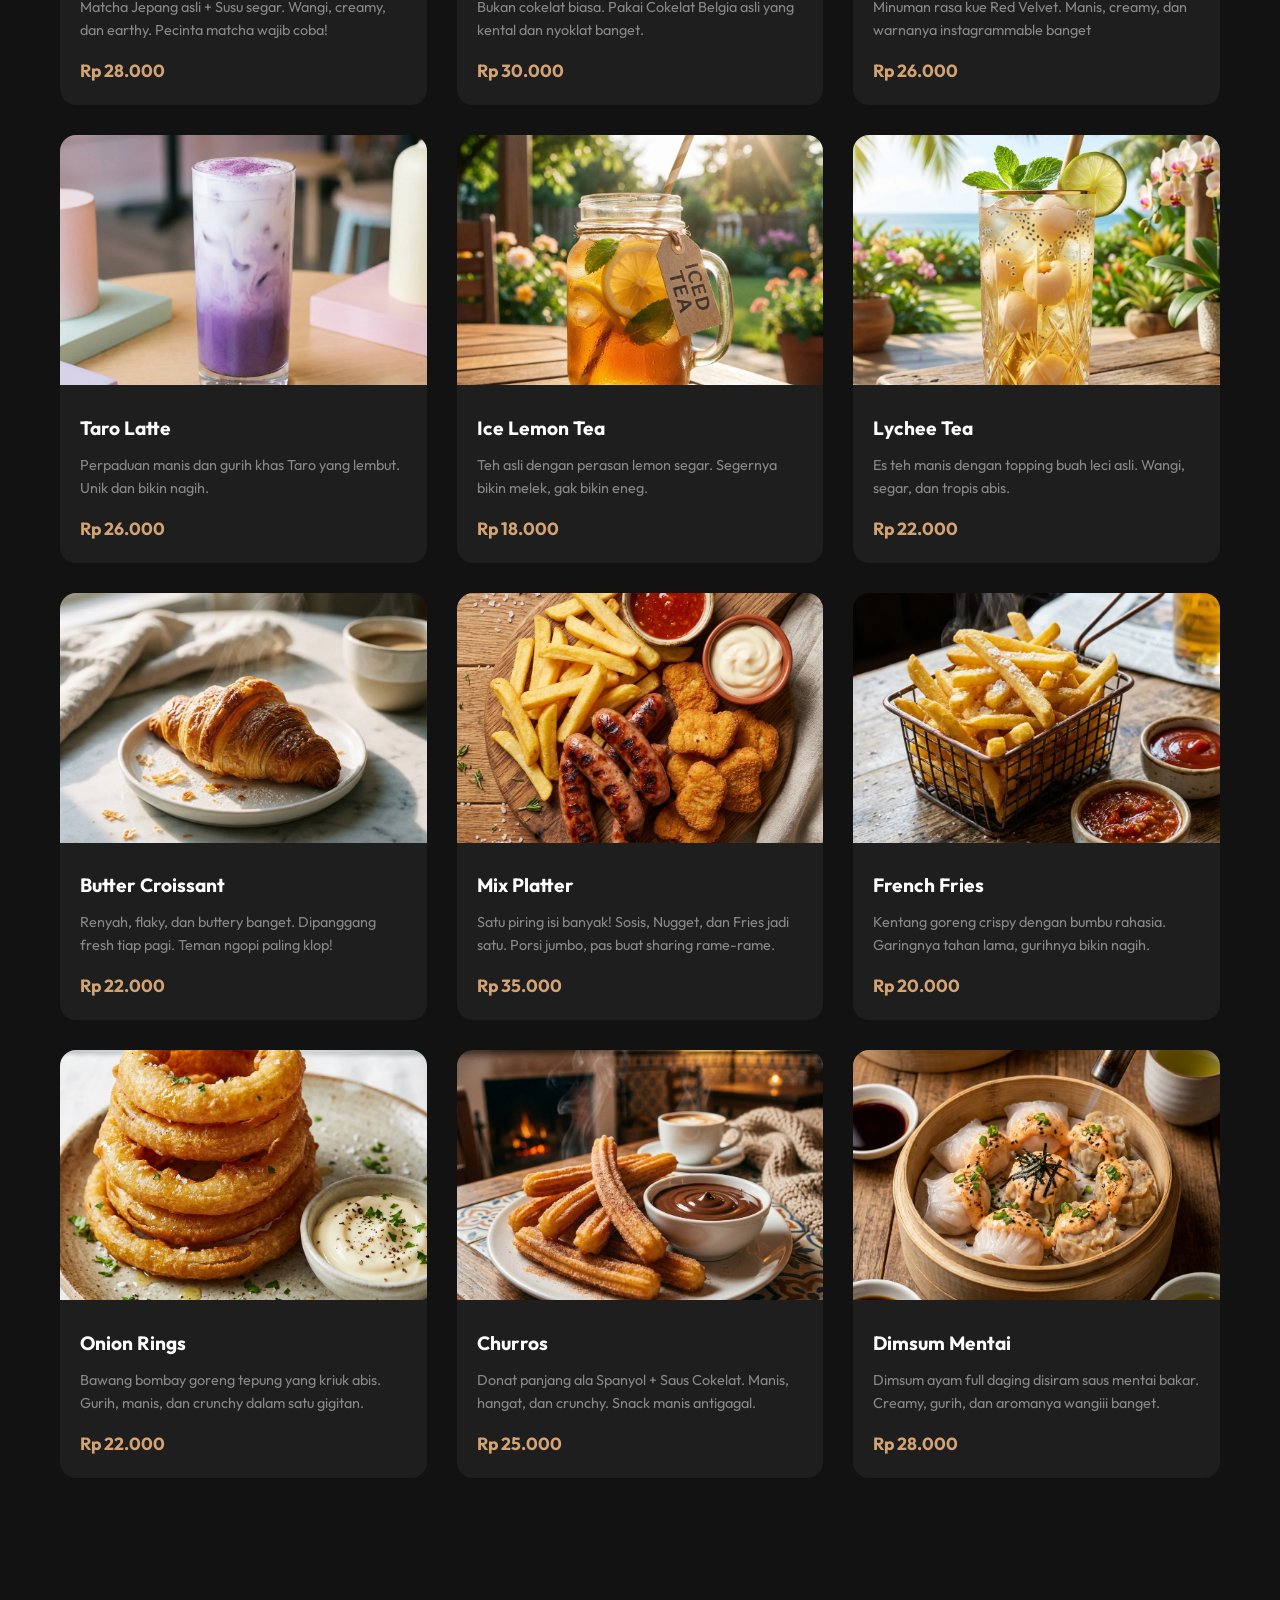
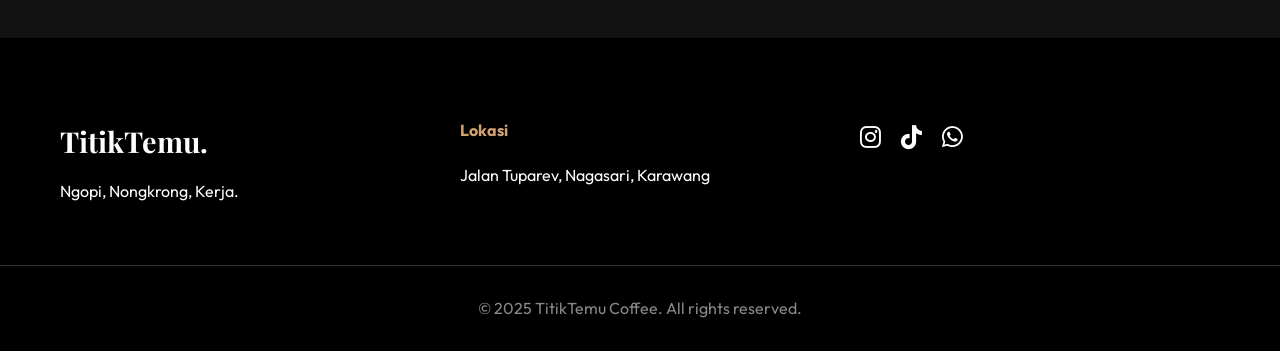
<file: menu.html>
<!DOCTYPE html>
<html lang="id">
<head>
    <meta charset="UTF-8">
    <meta name="viewport" content="width=device-width, initial-scale=1.0">
    <title>Menu - TitikTemu Coffee</title>
    <meta name="description" content="Daftar menu lengkap TitikTemu Coffee. Kopi, Non-Kopi, dan Snack favorit untuk menemani WFC kamu.">
    
    <!-- Google Fonts -->
    <link rel="preconnect" href="https://fonts.googleapis.com">
    <link rel="preconnect" href="https://fonts.gstatic.com" crossorigin>
    <link href="https://fonts.googleapis.com/css2?family=Outfit:wght@300;400;500;600;700&family=Playfair+Display:ital,wght@0,600;1,600&display=swap" rel="stylesheet">
    
    <!-- Icons -->
    <link rel="stylesheet" href="https://cdnjs.cloudflare.com/ajax/libs/font-awesome/6.4.0/css/all.min.css">

    <!-- Custom CSS -->
    <link rel="stylesheet" href="css/style.css">
</head>
<body>
    <!-- Navbar -->
    <nav class="navbar">
        <div class="container nav-container">
            <img src="images/logo.webp" alt="Logo" class="logo-img">
            <ul class="nav-links">
                <li><a href="index.html">Home</a></li>
                <li><a href="fasilitas.html">Fasilitas</a></li>
                <li><a href="menu.html" class="active nav-active">Menu</a></li>
                <li><a href="promo.html">Promo</a></li>
                <li><a href="about.html">About Us</a></li>
            </ul>
            <div class="nav-actions">
                <a href="booking.html" class="btn btn-primary">Reserve Seat</a>
                <div class="mobile-toggle">
                    <i class="fas fa-bars"></i>
                </div>
            </div>
        </div>
    </nav>

    <!-- Menu Section -->
    <section id="menu" class="section">
        <div class="container">
            <div class="section-header">
                <h2>Daftar Menu</h2>
                <p>Pilihan terbaik untuk menemani harimu.</p>
            </div>
            <div class="menu-categories">
                <button class="cat-btn active" data-filter="all">All</button>
                <button class="cat-btn" data-filter="kopi">Kopi</button>
                <button class="cat-btn" data-filter="non-kopi">Non-Kopi</button>
                <button class="cat-btn" data-filter="snack">Snack</button>
            </div>
            <div class="menu-grid">
                <!-- Kopi Items -->
                <div class="menu-card" data-category="kopi">
                    <img src="images/kopi_susu.webp" alt="Kopi Susu Gula Aren" class="img-fluid" loading="lazy">
                    <div class="menu-info">
                        <h3>Kopi Susu Gula Aren</h3>
                        <p>Kopi susu creamy dengan gula aren asli. Manisnya pas, kopinya nendang!</p>
                        <span class="price">Rp 25.000</span>
                    </div>
                </div>
                <div class="menu-card" data-category="kopi">
                    <img src="images/caramel_macchiato.webp" alt="Caramel Macchiato" class="img-fluid" loading="lazy">
                    <div class="menu-info">
                        <h3>Caramel Macchiato</h3>
                        <p>Espresso + Susu + Karamel = Perfect mood booster. Manis, gurih, dan lembut.</p>
                        <span class="price">Rp 32.000</span>
                    </div>
                </div>
                <div class="menu-card" data-category="kopi">
                    <img src="images/v60.webp" alt="Manual Brew V60" class="img-fluid" loading="lazy">
                    <div class="menu-info">
                        <h3>Manual Brew V60</h3>
                        <p>Seduhan manual tanpa ampas. Rasakan notes buah/bunga yang unik dari beans pilihan kami.</p>
                        <span class="price">Rp 28.000</span>
                    </div>
                </div>
                <div class="menu-card" data-category="kopi">
                    <img src="images/americano.webp" alt="Americano" class="img-fluid" loading="lazy">
                    <div class="menu-info">
                        <h3>Americano</h3>
                        <p>Kopi hitam tanpa gula. Ringan, segar, dan bikin melek seharian.</p>
                        <span class="price">Rp 18.000</span>
                    </div>
                </div>
                <div class="menu-card" data-category="kopi">
                    <img src="images/vanilla_latte.webp" alt="Vanilla Latte" class="img-fluid" loading="lazy">
                    <div class="menu-info">
                        <h3>Vanilla Latte</h3>
                        <p>Kopi susu lembut dengan aroma vanila yang wangi banget. Manisnya bikin rileks..</p>
                        <span class="price">Rp 22.000</span>
                    </div>
                </div>
                <div class="menu-card" data-category="kopi">
                    <img src="images/espresso.webp" alt="Espresso" class="img-fluid" loading="lazy">
                    <div class="menu-info">
                        <h3>Espresso</h3>
                        <p>Pure coffee shot. Kuat, pekat, dan tanpa basa-basi. Cocok buat yang butuh fokus instan.</p>
                        <span class="price">Rp 14.000</span>
                    </div>
                </div>

                <!-- Non-Kopi Items -->
                <div class="menu-card" data-category="non-kopi">
                    <img src="images/matcha.webp" alt="Matcha Latte" class="img-fluid" loading="lazy">
                    <div class="menu-info">
                        <h3>Matcha Latte</h3>
                        <p>Matcha Jepang asli + Susu segar. Wangi, creamy, dan earthy. Pecinta matcha wajib coba!</p>
                        <span class="price">Rp 28.000</span>
                    </div>
                </div>
                <div class="menu-card" data-category="non-kopi">
                    <img src="images/chocolate.webp" alt="Signature Chocolate" class="img-fluid" loading="lazy">
                    <div class="menu-info">
                        <h3>Signature Chocolate</h3>
                        <p>Bukan cokelat biasa. Pakai Cokelat Belgia asli yang kental dan nyoklat banget.</p>
                        <span class="price">Rp 30.000</span>
                    </div>
                </div>
                <div class="menu-card" data-category="non-kopi">
                    <img src="images/red_velvet.webp" alt="Red Velvet Latte" class="img-fluid" loading="lazy">
                    <div class="menu-info">
                        <h3>Red Velvet Latte</h3>
                        <p>Minuman rasa kue Red Velvet. Manis, creamy, dan warnanya instagrammable banget</p>
                        <span class="price">Rp 26.000</span>
                    </div>
                </div>
                <div class="menu-card" data-category="non-kopi">
                    <img src="images/taro.webp" alt="Taro Latte" class="img-fluid" loading="lazy">
                    <div class="menu-info">
                        <h3>Taro Latte</h3>
                        <p>Perpaduan manis dan gurih khas Taro yang lembut. Unik dan bikin nagih.</p>
                        <span class="price">Rp 26.000</span>
                    </div>
                </div>
                <div class="menu-card" data-category="non-kopi">
                    <img src="images/lemon_tea.webp" alt="Ice Lemon Tea" class="img-fluid" loading="lazy">
                    <div class="menu-info">
                        <h3>Ice Lemon Tea</h3>
                        <p>Teh asli dengan perasan lemon segar. Segernya bikin melek, gak bikin eneg.</p>
                        <span class="price">Rp 18.000</span>
                    </div>
                </div>
                <div class="menu-card" data-category="non-kopi">
                    <img src="images/lychee_tea.webp" alt="Lychee Tea" class="img-fluid" loading="lazy">
                    <div class="menu-info">
                        <h3>Lychee Tea</h3>
                        <p>Es teh manis dengan topping buah leci asli. Wangi, segar, dan tropis abis.</p>
                        <span class="price">Rp 22.000</span>
                    </div>
                </div>

                <!-- Snack Items -->
                <div class="menu-card" data-category="snack">
                    <img src="images/croissant.webp" alt="Butter Croissant" class="img-fluid" loading="lazy">
                    <div class="menu-info">
                        <h3>Butter Croissant</h3>
                        <p>Renyah, flaky, dan buttery banget. Dipanggang fresh tiap pagi. Teman ngopi paling klop!</p>
                        <span class="price">Rp 22.000</span>
                    </div>
                </div>
                <div class="menu-card" data-category="snack">
                    <img src="images/platter.webp" alt="Mix Platter" class="img-fluid" loading="lazy">
                    <div class="menu-info">
                        <h3>Mix Platter</h3>
                        <p>Satu piring isi banyak! Sosis, Nugget, dan Fries jadi satu. Porsi jumbo, pas buat sharing rame-rame.</p>
                        <span class="price">Rp 35.000</span>
                    </div>
                </div>
                <div class="menu-card" data-category="snack">
                    <img src="images/fries.webp" alt="French Fries" class="img-fluid" loading="lazy">
                    <div class="menu-info">
                        <h3>French Fries</h3>
                        <p>Kentang goreng crispy dengan bumbu rahasia. Garingnya tahan lama, gurihnya bikin nagih.</p>
                        <span class="price">Rp 20.000</span>
                    </div>
                </div>
                <div class="menu-card" data-category="snack">
                    <img src="images/onion_rings.webp" alt="Onion Rings" class="img-fluid" loading="lazy">
                    <div class="menu-info">
                        <h3>Onion Rings</h3>
                        <p>Bawang bombay goreng tepung yang kriuk abis. Gurih, manis, dan crunchy dalam satu gigitan.</p>
                        <span class="price">Rp 22.000</span>
                    </div>
                </div>
                <div class="menu-card" data-category="snack">
                    <img src="images/churros.webp" alt="Churros" class="img-fluid" loading="lazy">
                    <div class="menu-info">
                        <h3>Churros</h3>
                        <p>Donat panjang ala Spanyol + Saus Cokelat. Manis, hangat, dan crunchy. Snack manis antigagal.</p>
                        <span class="price">Rp 25.000</span>
                    </div>
                </div>
                <div class="menu-card" data-category="snack">
                    <img src="images/dimsum.webp" alt="Dimsum Mentai" class="img-fluid" loading="lazy">
                    <div class="menu-info">
                        <h3>Dimsum Mentai</h3>
                        <p>Dimsum ayam full daging disiram saus mentai bakar. Creamy, gurih, dan aromanya wangiii banget.</p>
                        <span class="price">Rp 28.000</span>
                    </div>
                </div>
            </div>
        </div>
    </section>

    <!-- Footer -->
    <footer>
        <div class="container footer-content">
            <div class="footer-brand">
                <h3>TitikTemu.</h3>
                <p>Ngopi, Nongkrong, Kerja.</p>
            </div>
            <div class="footer-links">
                <h4>Lokasi</h4>
                <p>Jalan Tuparev, Nagasari, Karawang</p>
            </div>
            <div class="footer-social">
                <a href="#"><i class="fab fa-instagram"></i></a>
                <a href="#"><i class="fab fa-tiktok"></i></a>
                <a href="#"><i class="fab fa-whatsapp"></i></a>
            </div>
        </div>
        <div class="footer-bottom">
            <p>&copy; 2025 TitikTemu Coffee. All rights reserved.</p>
        </div>
    </footer>


    <button id="backToTop" class="back-to-top"><i class="fas fa-arrow-up"></i></button>
    <script src="js/script.js"></script>
</body>
</html>
</file>
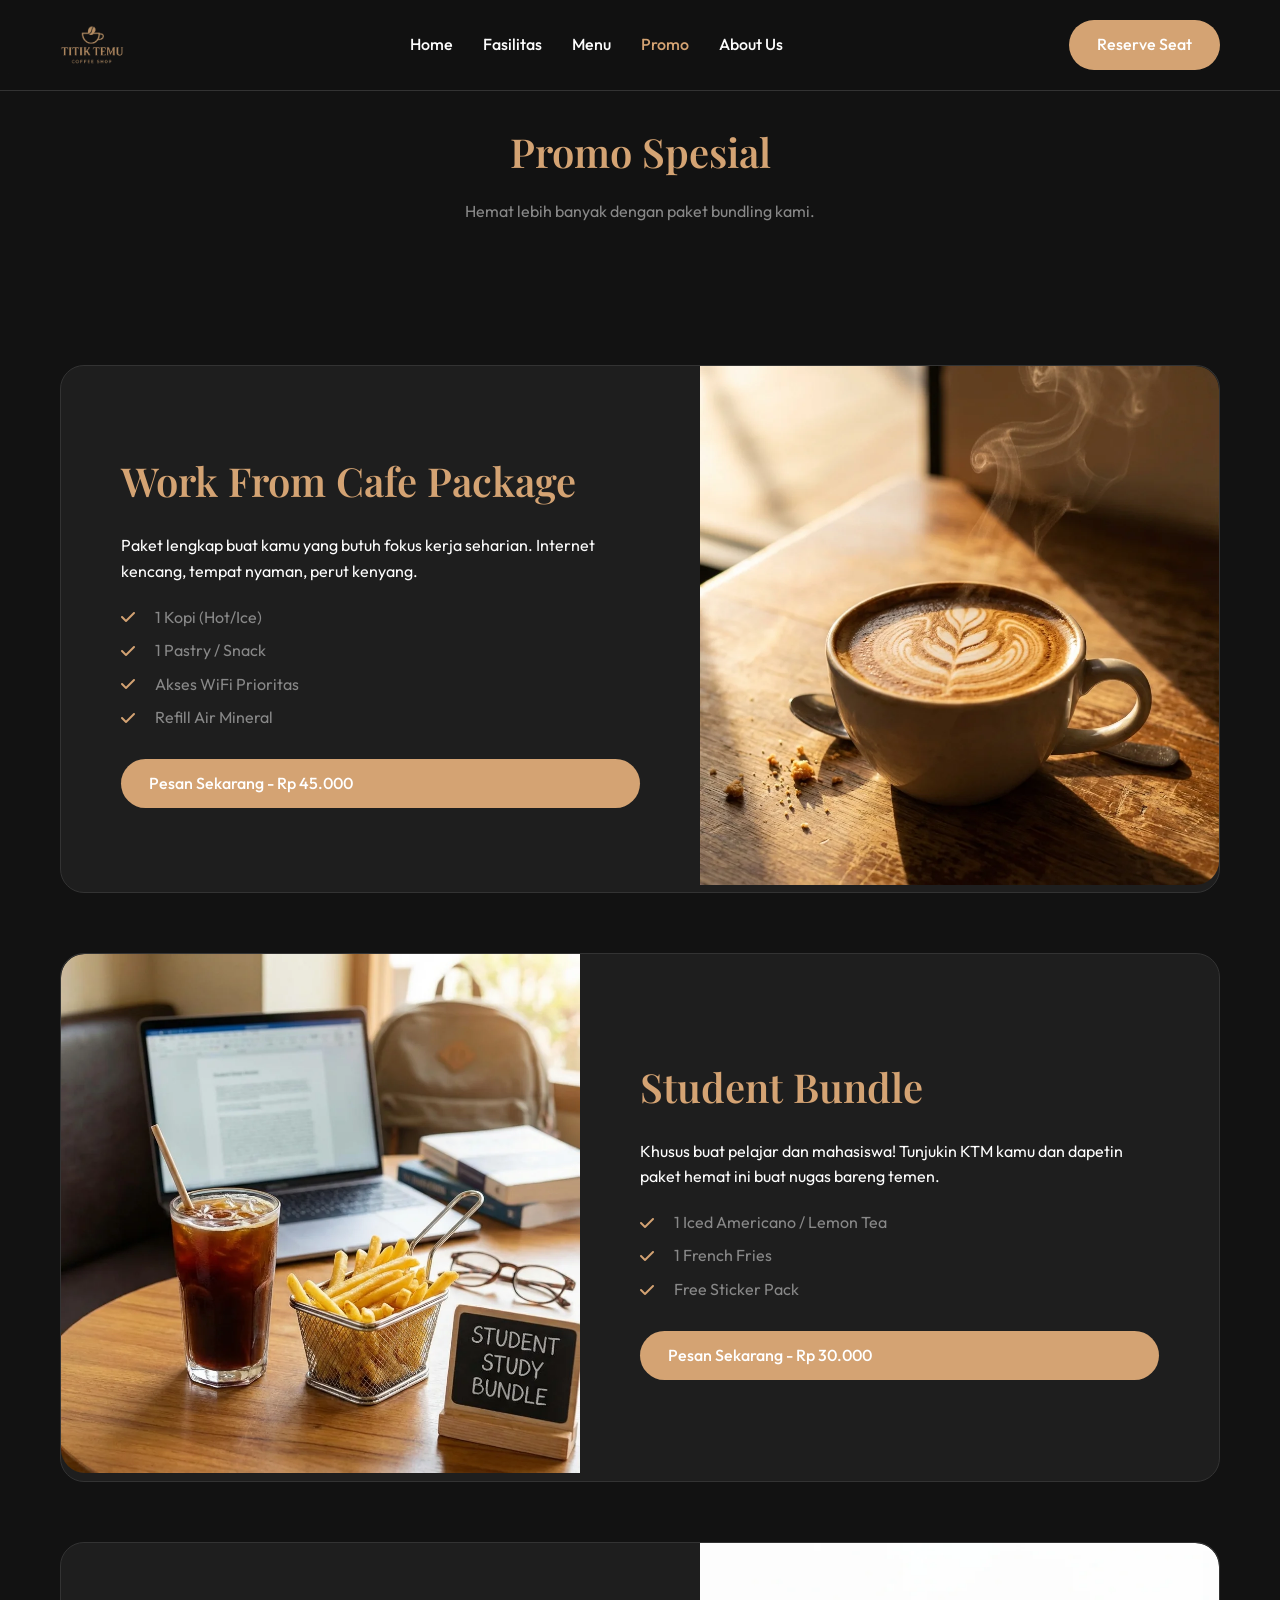
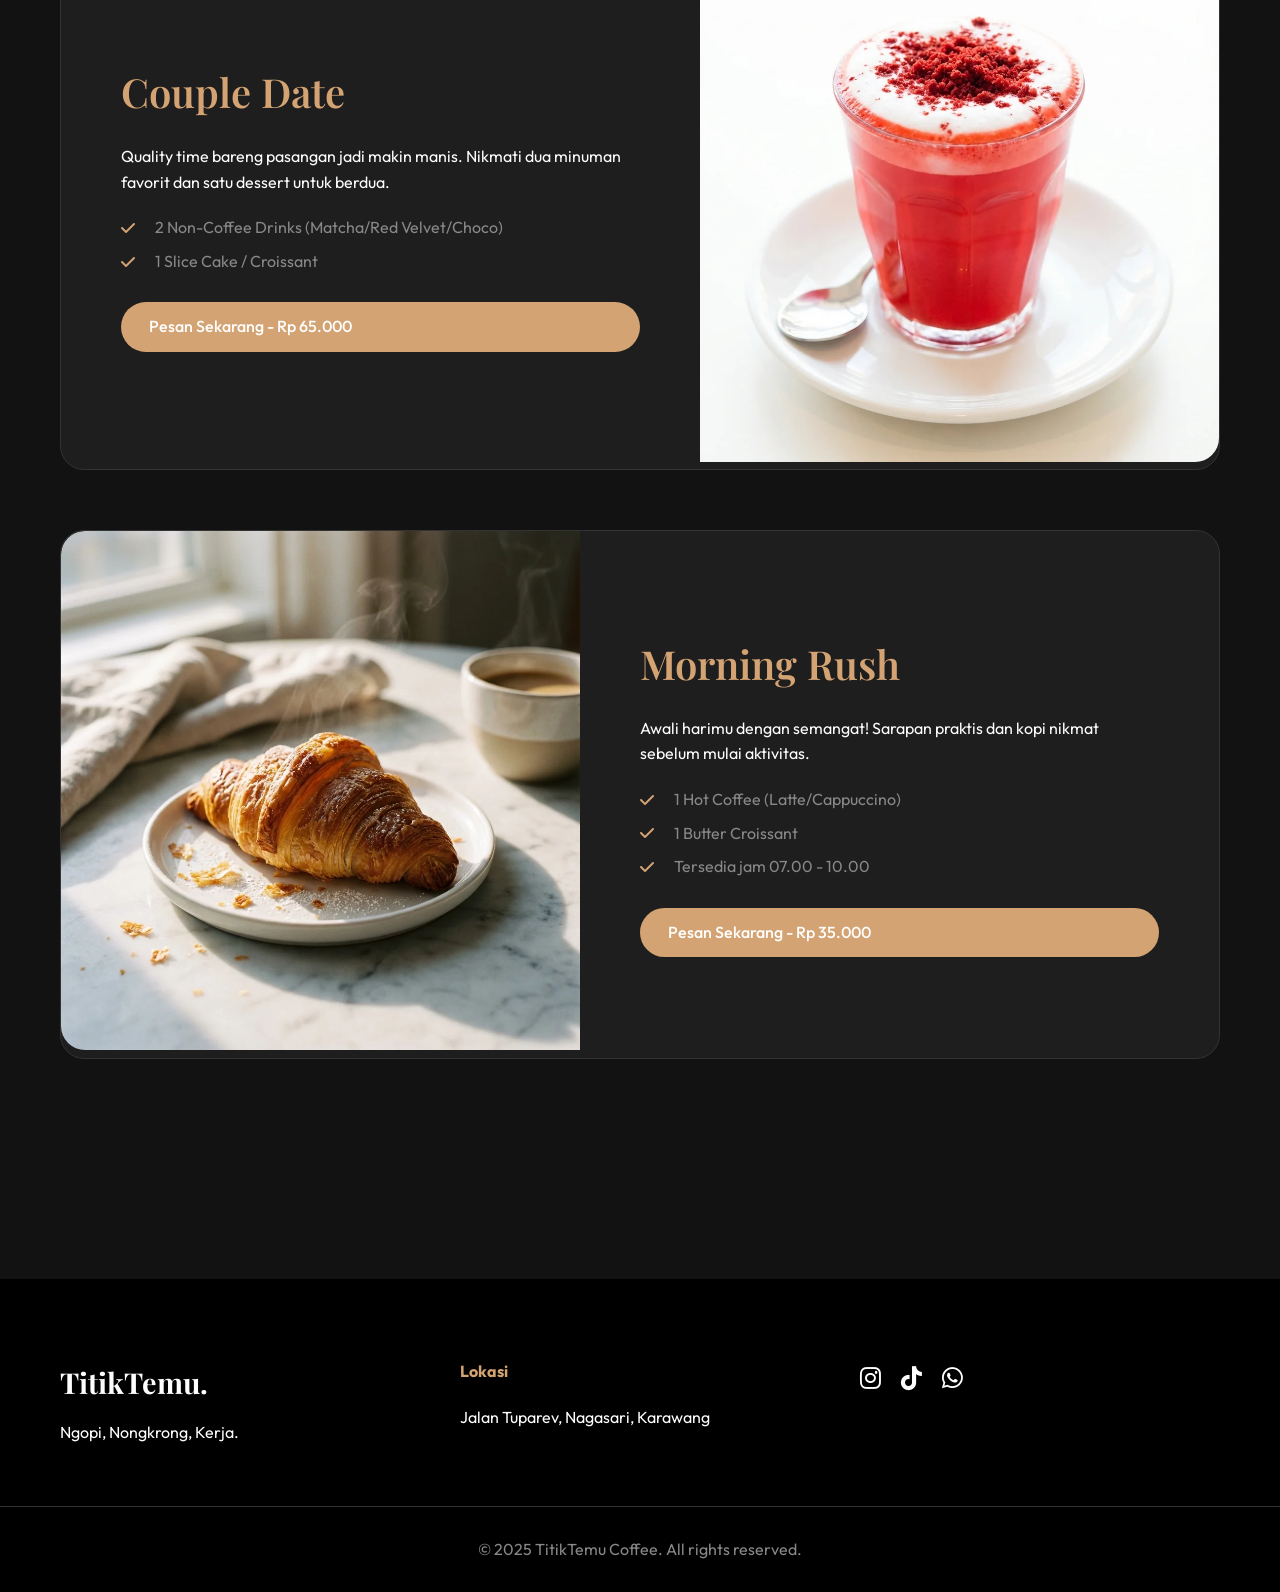
<file: promo.html>
<!DOCTYPE html>
<html lang="id">
<head>
    <meta charset="UTF-8">
    <meta name="viewport" content="width=device-width, initial-scale=1.0">
    <title>Promo Spesial - TitikTemu Coffee</title>
    <meta name="description" content="Dapatkan promo menarik untuk ngopi hemat di TitikTemu. Paket WFC, Student Bundle, dan lainnya.">
    <link rel="stylesheet" href="css/style.css">
    <link rel="preconnect" href="https://fonts.googleapis.com">
    <link rel="preconnect" href="https://fonts.gstatic.com" crossorigin>
    <link href="https://fonts.googleapis.com/css2?family=Outfit:wght@300;400;500;600&family=Playfair+Display:wght@600;700&display=swap" rel="stylesheet">
    <link rel="stylesheet" href="https://cdnjs.cloudflare.com/ajax/libs/font-awesome/6.0.0/css/all.min.css">
</head>
<body>

    <!-- Navbar -->
    <nav class="navbar">
        <div class="container nav-container">
            <img src="images/logo.webp" alt="Logo" class="logo-img">
            <ul class="nav-links">
                <li><a href="index.html">Home</a></li>
                <li><a href="fasilitas.html">Fasilitas</a></li>
                <li><a href="menu.html">Menu</a></li>
                <li><a href="promo.html" class="active">Promo</a></li>
                <li><a href="about.html">About Us</a></li>
            </ul>
            <div class="nav-actions">
                <a href="booking.html" class="btn btn-primary">Reserve Seat</a>
                <div class="mobile-toggle">
                    <i class="fas fa-bars"></i>
                </div>
            </div>
        </div>
    </nav>

    <!-- Header -->
    <header class="section-header page-header">
        <h2>Promo Spesial</h2>
        <p>Hemat lebih banyak dengan paket bundling kami.</p>
    </header>

    <!-- Promo List -->
    <section class="section">
        <div class="container">
            
            <!-- WFC Package -->
            <div class="promo-container promo-section">
                <div class="promo-content">
                    <h2>Work From Cafe Package</h2>
                    <p>Paket lengkap buat kamu yang butuh fokus kerja seharian. Internet kencang, tempat nyaman, perut kenyang.</p>
                    <ul class="promo-list">
                        <li><i class="fas fa-check promo-check"></i> 1 Kopi (Hot/Ice)</li>
                        <li><i class="fas fa-check promo-check"></i> 1 Pastry / Snack</li>
                        <li><i class="fas fa-check promo-check"></i> Akses WiFi Prioritas</li>
                        <li><i class="fas fa-check promo-check"></i> Refill Air Mineral</li>
                    </ul>
                    <a href="booking.html" class="btn btn-primary">Pesan Sekarang - Rp 45.000</a>
                </div>
                <div class="promo-image promo-image-box">
                    <img src="images/latte.webp" alt="WFC Package" class="img-fluid promo-img-right" loading="lazy">
                </div>
            </div>

            <!-- Student Bundle -->
            <div class="promo-container promo-section-reverse">
                <div class="promo-content">
                    <h2>Student Bundle</h2>
                    <p>Khusus buat pelajar dan mahasiswa! Tunjukin KTM kamu dan dapetin paket hemat ini buat nugas bareng temen.</p>
                    <ul class="promo-list">
                        <li><i class="fas fa-check promo-check"></i> 1 Iced Americano / Lemon Tea</li>
                        <li><i class="fas fa-check promo-check"></i> 1 French Fries</li>
                        <li><i class="fas fa-check promo-check"></i> Free Sticker Pack</li>
                    </ul>
                    <a href="booking.html" class="btn btn-primary">Pesan Sekarang - Rp 30.000</a>
                </div>
                <div class="promo-image promo-image-box">
                    <img src="images/student_bundle.webp" alt="Student Bundle" class="img-fluid promo-img-left" loading="lazy">
                </div>
            </div>

            <!-- Couple Date -->
            <div class="promo-container promo-section">
                <div class="promo-content">
                    <h2>Couple Date</h2>
                    <p>Quality time bareng pasangan jadi makin manis. Nikmati dua minuman favorit dan satu dessert untuk berdua.</p>
                    <ul class="promo-list">
                        <li><i class="fas fa-check promo-check"></i> 2 Non-Coffee Drinks (Matcha/Red Velvet/Choco)</li>
                        <li><i class="fas fa-check promo-check"></i> 1 Slice Cake / Croissant</li>
                    </ul>
                    <a href="booking.html" class="btn btn-primary">Pesan Sekarang - Rp 65.000</a>
                </div>
                <div class="promo-image promo-image-box">
                    <img src="images/red_velvet.webp" alt="Couple Date" class="img-fluid promo-img-right" loading="lazy">
                </div>
            </div>

             <!-- Morning Rush -->
             <div class="promo-container promo-section-reverse">
                <div class="promo-content">
                    <h2>Morning Rush</h2>
                    <p>Awali harimu dengan semangat! Sarapan praktis dan kopi nikmat sebelum mulai aktivitas.</p>
                    <ul class="promo-list">
                        <li><i class="fas fa-check promo-check"></i> 1 Hot Coffee (Latte/Cappuccino)</li>
                        <li><i class="fas fa-check promo-check"></i> 1 Butter Croissant</li>
                        <li><i class="fas fa-check promo-check"></i> Tersedia jam 07.00 - 10.00</li>
                    </ul>
                    <a href="booking.html" class="btn btn-primary">Pesan Sekarang - Rp 35.000</a>
                </div>
                <div class="promo-image promo-image-box">
                    <img src="images/croissant.webp" alt="Morning Rush" class="img-fluid promo-img-left" loading="lazy">
                </div>
            </div>

        </div>
    </section>

    <!-- Footer -->
    <footer>
        <div class="container footer-content">
            <div class="footer-brand">
                <h3>TitikTemu.</h3>
                <p>Ngopi, Nongkrong, Kerja.</p>
            </div>
            <div class="footer-links">
                <h4>Lokasi</h4>
                <p>Jalan Tuparev, Nagasari, Karawang</p>
            </div>
            <div class="footer-social">
                <a href="#"><i class="fab fa-instagram"></i></a>
                <a href="#"><i class="fab fa-tiktok"></i></a>
                <a href="#"><i class="fab fa-whatsapp"></i></a>
            </div>
        </div>
        <div class="footer-bottom">
            <p>&copy; 2025 TitikTemu Coffee. All rights reserved.</p>
        </div>
    </footer>


    <button id="backToTop" class="back-to-top"><i class="fas fa-arrow-up"></i></button>
    <script src="js/script.js"></script>
</body>
</html>
</file>
<file: css/style.css>
:root {
    /* Colors */
    --primary: #D4A373; /* Coffee Gold */
    --primary-dark: #A97C50;
    --secondary: #FAEDCD; /* Cream */
    --dark: #1E1E1E; /* Dark Grey */
    --darker: #121212; /* Black */
    --light: #FDFDFD;
    --grey: #888888;
    --border: #333333;
    
    /* Spacing */
    --container-width: 1200px;
    --section-padding: 80px 0;
    
    /* Fonts */
    --font-main: 'Outfit', sans-serif;
    --font-display: 'Playfair Display', serif;
}

* {
    margin: 0;
    padding: 0;
    box-sizing: border-box;
}

html {
    scroll-behavior: smooth;
}

body {
    font-family: var(--font-main);
    background-color: var(--darker);
    color: var(--light);
    line-height: 1.6;
    overflow-x: hidden; /* Prevent horizontal scroll */
}

/* Utilities */
.container {
    max-width: var(--container-width);
    margin: 0 auto;
    padding: 0 20px;
}

.btn {
    display: inline-block;
    padding: 12px 28px;
    border-radius: 50px;
    text-decoration: none;
    font-weight: 500;
    transition: all 0.3s ease;
    cursor: pointer;
    border: none;
    font-family: var(--font-main);
}

.btn-primary {
    background-color: var(--primary);
    color: white;
}

.btn-primary:hover {
    background-color: var(--primary-dark);
    transform: translateY(-2px);
}

.btn-outline {
    border: 2px solid var(--primary);
    color: var(--primary);
    margin-left: 10px;
}

.btn-outline:hover {
    background-color: var(--primary);
    color: white;
}

.section {
    padding: var(--section-padding);
}

.section-header {
    text-align: center;
    margin-bottom: 60px;
}

.section-header h2 {
    font-family: var(--font-display);
    font-size: 2.5rem;
    margin-bottom: 15px;
    color: var(--primary);
    font-weight: 600;
}

.section-header p {
    color: var(--grey);
    max-width: 600px;
    margin: 0 auto;
}

/* Navbar */
.navbar {
    position: fixed;
    top: 0;
    left: 0;
    width: 100%;
    background: rgba(18, 18, 18, 0.95);
    backdrop-filter: blur(10px);
    z-index: 1000;
    padding: 20px 0;
    border-bottom: 1px solid var(--border);
}

.nav-container {
    display: flex;
    justify-content: space-between;
    align-items: center;
}

.logo-img {
    height: 40px;
    width: auto;
    object-fit: contain;
}

.nav-links {
    display: flex;
    list-style: none;
    gap: 30px;
}

.nav-links a {
    text-decoration: none;
    color: var(--light);
    font-weight: 500;
    transition: color 0.3s;
}

.nav-links a:hover,
.nav-links a.active {
    color: var(--primary);
}

.mobile-toggle {
    display: none;
    font-size: 1.5rem;
    cursor: pointer;
}

/* Hero Section */
.hero {
    display: flex;
    align-items: center;
    justify-content: space-between;
    min-height: 100vh;
    padding-top: 80px; /* Navbar height */
    position: relative;
    overflow: hidden;
}

.hero-content {
    flex: 1;
    padding-right: 50px;
    padding-left: 150px;
    z-index: 2;
}

.hero-title {
    font-family: var(--font-display);
    font-size: 4rem;
    line-height: 1.2;
    margin-bottom: 20px;
    font-weight: 600;
}

.hero-title .highlight {
    color: var(--primary);
    font-style: italic;
}

.hero-subtitle {
    font-size: 1.1rem;
    color: var(--grey);
    margin-bottom: 40px;
    max-width: 500px;
}

.hero-stats {
    display: flex;
    gap: 40px;
    margin-top: 60px;
    border-top: 1px solid var(--border);
    padding-top: 30px;
}

.stat-item {
    display: flex;
    align-items: center;
    gap: 10px;
    color: var(--grey);
}

.stat-item i {
    color: var(--primary);
}

.hero-image {
    flex: 1;
    position: relative;
    z-index: 1;
}

.hero-image img {
    width: 100%;
    border-radius: 24px;
    box-shadow: 20px 20px 0 var(--primary);
}

/* Facilities Grid */
.facilities-grid {
    display: grid;
    grid-template-columns: repeat(auto-fit, minmax(250px, 1fr));
    gap: 30px;
}

.facility-card {
    background: var(--dark);
    padding: 30px;
    border-radius: 16px;
    text-align: center;
    transition: transform 0.3s;
    border: 1px solid var(--border);
}

.facility-card:hover {
    transform: translateY(-10px);
    border-color: var(--primary);
}

.icon-box {
    width: 60px;
    height: 60px;
    background: rgba(212, 163, 115, 0.1);
    border-radius: 50%;
    display: flex;
    align-items: center;
    justify-content: center;
    margin: 0 auto 20px;
    color: var(--primary);
    font-size: 1.5rem;
}

/* Menu Section */
.menu-categories {
    display: flex;
    justify-content: center;
    gap: 15px;
    margin-bottom: 40px;
    flex-wrap: wrap;
}

.cat-btn {
    background: transparent;
    border: 1px solid var(--border);
    color: var(--grey);
    padding: 10px 25px;
    border-radius: 30px;
    cursor: pointer;
    transition: all 0.3s;
    font-family: var(--font-main);
}

.cat-btn.active, .cat-btn:hover {
    background: var(--primary);
    color: white;
    border-color: var(--primary);
}

.menu-grid {
    display: grid;
    grid-template-columns: repeat(auto-fill, minmax(300px, 1fr));
    gap: 30px;
}

.menu-card {
    background: var(--dark);
    border-radius: 16px;
    overflow: hidden;
    transition: transform 0.3s;
}

.menu-card:hover {
    transform: translateY(-5px);
}

.menu-card img {
    width: 100%;
    height: 250px;
    object-fit: cover;
}

.menu-info {
    padding: 20px;
}

.menu-info h3 {
    margin-bottom: 10px;
    font-size: 1.2rem;
}

.menu-info p {
    color: var(--grey);
    font-size: 0.9rem;
    margin-bottom: 15px;
}

.price {
    color: var(--primary);
    font-weight: bold;
    font-size: 1.1rem;
}

/* Promo Section */
.promo-container {
    display: flex;
    background: var(--dark);
    border-radius: 24px;
    overflow: hidden;
    border: 1px solid var(--border);
}

.promo-content {
    flex: 1;
    padding: 60px;
    display: flex;
    flex-direction: column;
    justify-content: center;
}

.promo-content h2 {
    font-family: var(--font-display);
    font-size: 2.5rem;
    margin-bottom: 20px;
    color: var(--primary);
    font-weight: 600;
}

.promo-list li {
    margin-bottom: 15px;
    display: flex;
    align-items: center;
    gap: 10px;
}

.promo-list i {
    color: var(--primary);
}

.promo-image {
    flex: 1;
    margin: auto;
}

.promo-image img {
    width: 100%;
    height: 100%;
    object-fit: cover;
}

/* Testimonials */
/* Testimonial Slider */
.bg-testimonial {
    background-color: #121212; /* Warna background khusus Testimoni */
}

.testimonial-slider {
    position: relative;
    max-width: 800px;
    margin: 0 auto;
    overflow: hidden;
    padding: 20px 0;
}

.testimonial-track {
    display: flex;
    transition: transform 0.5s ease-in-out;
}

.testi-card {
    min-width: 100%;
    box-sizing: border-box;
    padding: 40px;
    text-align: center;
    background: rgba(255, 255, 255, 0.05);
    border-radius: 16px;
    border: 1px solid var(--border);
}

/* Slider Controls */
.slider-btn {
    position: absolute;
    top: 50%;
    transform: translateY(-50%);
    background: rgba(0, 0, 0, 0.5);
    color: white;
    border: none;
    width: 40px;
    height: 40px;
    border-radius: 50%;
    cursor: pointer;
    z-index: 10;
    transition: all 0.3s;
    display: flex;
    align-items: center;
    justify-content: center;
}

.slider-btn:hover {
    background: var(--primary);
}

.slider-btn.prev { left: 10px; }
.slider-btn.next { right: 10px; }

.slider-dots {
    display: flex;
    justify-content: center;
    gap: 10px;
    margin-top: 20px;
}

.dot {
    width: 10px;
    height: 10px;
    background: rgba(255, 255, 255, 0.3);
    border-radius: 50%;
    cursor: pointer;
    transition: all 0.3s;
}

.dot.active {
    background: var(--primary);
    transform: scale(1.2);
}

.testi-card {
    background: rgba(255,255,255,0.05);
    padding: 30px;
    border-radius: 16px;
}

.testi-card p {
    font-style: italic;
    margin-bottom: 20px;
}

.user h4 {
    color: var(--primary);
    margin-bottom: 5px;
}

.user span {
    font-size: 0.9rem;
    color: var(--grey);
}

/* Footer */
footer {
    background: black;
    padding: 80px 0 30px;
    margin-top: 80px;
}

.footer-content {
    display: grid;
    grid-template-columns: repeat(auto-fit, minmax(200px, 1fr));
    gap: 40px;
    margin-bottom: 60px;
}

.footer-brand h3 {
    font-family: var(--font-display);
    font-size: 1.8rem;
    margin-bottom: 15px;
}

.footer-links h4 {
    margin-bottom: 20px;
    color: var(--primary);
}

.footer-social {
    display: flex;
    gap: 20px;

}

.footer-social a {
    color: white;
    font-size: 1.5rem;
    transition: color 0.3s;
}

.footer-social a:hover {
    color: var(--primary);
}

.footer-bottom {
    text-align: center;
    border-top: 1px solid #333;
    padding-top: 30px;
    color: var(--grey);
}

/* Helper Classes */
.bg-light {
    background-color: var(--dark); /* In dark mode, light bg is just slightly lighter dark */
}

.bg-dark {
    background-color: black;
}

.text-white {
    color: white;
}

.img-fluid {
    max-width: 100%;
    height: auto;
}

/* Animations */
.fade-in {
    opacity: 0;
    transform: translateY(30px);
    transition: opacity 0.8s ease-out, transform 0.8s ease-out;
}

.fade-in.visible {
    opacity: 1;
    transform: translateY(0);
}

@keyframes fadeIn {
    from { opacity: 0; transform: translateY(10px); }
    to { opacity: 1; transform: translateY(0); }
}

/* Responsive */
@media (max-width: 768px) {
    /* Navbar Mobile - Force single row */
    .navbar {
        padding: 12px 0;
    }

    .nav-container {
        display: flex;
        flex-wrap: nowrap !important;
        justify-content: space-between;
        align-items: center;
    }

    .logo-img {
        height: 32px;
    }

    .nav-links {
        display: none;
        position: absolute;
        top: 60px;
        left: 0;
        width: 100%;
        background: rgba(18, 18, 18, 0.98);
        flex-direction: column;
        padding: 20px;
        gap: 15px;
        border-bottom: 1px solid var(--border);
        z-index: 999;
    }

    .nav-links.active {
        display: flex;
    }
    
    .nav-actions {
        display: flex;
        flex-direction: row;
        flex-wrap: nowrap;
        align-items: center;
        gap: 10px;
    }

    .nav-actions .btn {
        padding: 6px 12px;
        font-size: 0.75rem;
        white-space: nowrap;
    }
    
    .mobile-toggle {
        display: flex;
        align-items: center;
        justify-content: center;
        color: white;
        font-size: 1.2rem;
        width: 36px;
        height: 36px;
        cursor: pointer;
        z-index: 1001;
    }

    /* Hero Mobile */
    .hero {
        flex-direction: column;
        text-align: center;
        padding-top: 100px;
        padding-bottom: 40px;
        min-height: auto;
    }
    
    .hero-content {
        padding-right: 20px;
        padding-left: 20px;
        margin-bottom: 30px;
    }
    
    .hero-title {
        font-size: 2rem;
        line-height: 1.3;
    }

    .hero-subtitle {
        font-size: 0.95rem;
        max-width: 100%;
    }

    .hero-buttons {
        display: flex;
        flex-direction: row;
        justify-content: center;
        gap: 12px;
        flex-wrap: wrap;
    }

    .hero-buttons .btn {
        width: auto;
        padding: 10px 20px;
        font-size: 0.85rem;
        text-align: center;
    }
    
    .hero-stats {
        justify-content: center;
        flex-wrap: wrap;
        gap: 20px;
    }

    .hero-stats .stat-item {
        font-size: 0.85rem;
    }

    .hero-image {
        width: 100%;
        padding: 0 20px;
    }

    .hero-image img {
        box-shadow: 10px 10px 0 var(--primary);
    }
    
    /* Promo & Facility Cards Mobile */
    .promo-container {
        flex-direction: column !important;
    }
    
    .promo-image,
    .facility-image-right,
    .facility-image-left {
        height: 250px;
        min-height: 250px;
        border-radius: 16px !important;
    }

    .promo-content {
        padding: 30px 20px;
    }

    .promo-content h2 {
        font-size: 1.8rem;
    }

    /* Section Headers Mobile */
    .section-header h2 {
        font-size: 1.8rem;
    }

    .page-header {
        margin-top: 100px;
        padding: 0 20px;
    }

    /* Menu Grid Mobile */
    .menu-grid {
        grid-template-columns: 1fr;
    }

    .menu-categories {
        gap: 8px;
    }

    .cat-btn {
        padding: 8px 16px;
        font-size: 0.85rem;
    }

    /* Facilities Grid Mobile */
    .facilities-grid {
        grid-template-columns: 1fr;
    }

    /* Footer Mobile */
    .footer-content {
        flex-direction: column;
        text-align: center;
        gap: 30px;
    }

    .footer-social {
        justify-content: center;
    }

    /* Form Mobile */
    .reservation-box {
        padding: 20px;
        margin: 0 10px;
    }

    /* Map Mobile */
    .map-container {
        height: 300px;
    }

    /* FAQ Mobile */
    .faq-grid {
        grid-template-columns: 1fr;
    }

    /* Comparison Table Mobile */
    .comparison-table th,
    .comparison-table td {
        padding: 12px 8px;
        font-size: 0.85rem;
    }

    /* Slider Mobile */
    .slider-btn {
        width: 32px;
        height: 32px;
    }

    .testi-card {
        padding: 25px 15px;
    }
}

/* Newsletter */
.newsletter-form {
    margin-top: 20px;
    display: flex;
    gap: 10px;
}

.newsletter-form input {
    padding: 10px 15px;
    border-radius: 50px;
    border: 1px solid #333;
    background: #222;
    color: white;
    flex: 1;
    font-family: var(--font-main);
}

.newsletter-form button {
    padding: 10px 20px;
    border-radius: 50px;
    border: none;
    background: var(--primary);
    color: white;
    cursor: pointer;
    font-weight: 500;
    transition: background 0.3s;
}

.newsletter-form button:hover {
    background: var(--primary-dark);
}

/* Back to Top */


/* FAQ Section */
.faq-grid {
    display: grid;
    grid-template-columns: repeat(auto-fit, minmax(300px, 1fr));
    gap: 30px;
}

.faq-card {
    background: var(--dark);
    padding: 30px;
    border-radius: 16px;
    border: 1px solid var(--border);
}

.faq-card h3 {
    color: var(--primary);
    margin-bottom: 10px;
    font-size: 1.2rem;
}

.faq-card p {
    color: var(--grey);
    font-size: 0.95rem;
}

/* Back to Top */
.back-to-top {
    position: fixed;
    bottom: 30px;
    right: 30px;
    width: 60px;
    height: 60px;
    background: var(--primary);
    color: white;
    border-radius: 50%;
    display: flex;
    align-items: center;
    justify-content: center;
    font-size: 24px;
    cursor: pointer;
    opacity: 0;
    visibility: hidden;
    transition: all 0.3s ease;
    z-index: 9999;
    box-shadow: 0 5px 15px rgba(255, 193, 7, 0.4);
    border: none;
    outline: none;
}

.back-to-top.visible {
    opacity: 1;
    visibility: visible;
}

.back-to-top:hover {
    background: var(--primary-dark);
    transform: translateY(-5px);
    box-shadow: 0 8px 25px rgba(255, 193, 7, 0.6);
}

/* ===================== */
/* PAGE HEADER (SHARED)  */
/* ===================== */
.page-header {
    margin-top: 120px;
}

/* ===================== */
/* ABOUT PAGE            */
/* ===================== */
.about-hero {
    min-height: 30vh;
}

.about-hero-content {
    text-align: center;
    padding-right: 0;
    padding-left: 0;
}

.about-subtitle {
    margin: 0 auto;
}

.about-logo {
    width: 200px;
    height: auto;
    margin-top: 25px;
    opacity: 0.9;
    filter: drop-shadow(0 4px 8px rgba(0, 0, 0, 0.3));
    transition: transform 0.3s ease, opacity 0.3s ease;
}

.about-logo:hover {
    transform: scale(1.05);
    opacity: 1;
}

.story-container {
    align-items: center;
}

.story-text {
    margin-bottom: 20px;
    color: var(--grey);
}

.story-image {
    width: 100%;
    height: 100%;
    object-fit: cover;
    display: block;
}

/* ===================== */
/* BOOKING PAGE          */
/* ===================== */
.reservation-box {
    max-width: 600px;
    margin: 0 auto;
    background: rgb(30, 30, 30);
    padding: 30px;
    border-radius: 24px;
    box-shadow: 0 10px 30px rgba(0, 0, 0, 0.05);
}

.form-group {
    margin-bottom: 20px;
}

.form-label {
    display: block;
    margin-bottom: 8px;
    font-weight: 500;
    color: white;
}

.form-input,
.form-select,
.form-textarea {
    width: 100%;
    padding: 12px;
    border: 1px solid #ddd;
    border-radius: 8px;
    font-family: var(--font-main);
}

.btn-full {
    width: 100%;
}

.map-container {
    width: 100%;
    height: 400px;
    border-radius: 24px;
    overflow: hidden;
    border: 1px solid var(--border);
}

.map-container iframe {
    border: 0;
}

/* ===================== */
/* FASILITAS PAGE        */
/* ===================== */
.facility-promo {
    margin-bottom: 60px;
}

.facility-promo-reverse {
    margin-bottom: 60px;
    flex-direction: row-reverse;
}

.facility-list {
    list-style: none;
    margin: 20px 0;
    color: var(--grey);
}

.facility-list li {
    margin-bottom: 8px;
}

.facility-check {
    color: var(--primary);
    margin-right: 10px;
}

.facility-image-right {
    flex: 1;
    min-height: 300px;
    display: flex;
    align-items: center;
    justify-content: center;
    border-radius: 0 24px 24px 0;
}

.facility-image-left {
    flex: 1;
    min-height: 300px;
    display: flex;
    align-items: center;
    justify-content: center;
    border-radius: 24px 0 0 24px;
}

.facility-img {
    height: 100%;
    object-fit: cover;
}

/* Comparison Table */
.comparison-wrapper {
    overflow-x: auto;
}

.comparison-table {
    width: 100%;
    border-collapse: collapse;
    background: rgb(18, 18, 18);
    border-radius: 16px;
    overflow: hidden;
    box-shadow: 0 5px 15px rgba(0, 0, 0, 0.05);
}

.comparison-table thead tr {
    background: var(--primary);
    color: white;
}

.comparison-table th,
.comparison-table td {
    padding: 20px;
}

.comparison-table th:first-child,
.comparison-table td:first-child {
    text-align: left;
    font-weight: 500;
}

.comparison-table th:not(:first-child),
.comparison-table td:not(:first-child) {
    text-align: center;
}

.table-highlight {
    color: var(--primary);
    font-weight: bold;
}

.table-muted {
    color: #999;
}

.table-row-border {
    border-bottom: 1px solid #eee;
}

/* ===================== */
/* MENU PAGE             */
/* ===================== */
#menu {
    padding-top: 120px;
    min-height: 80vh;
}

.nav-active {
    color: var(--primary);
}

/* ===================== */
/* PROMO PAGE            */
/* ===================== */
.promo-section {
    margin-bottom: 60px;
}

.promo-section-reverse {
    margin-bottom: 60px;
    flex-direction: row-reverse;
}

.promo-list {
    list-style: none;
    margin: 20px 0;
    color: var(--grey);
}

.promo-list li {
    margin-bottom: 8px;
}

.promo-check {
    color: var(--primary);
    margin-right: 10px;
}

.promo-image-box {
    flex: 1;
}

.promo-img-right {
    height: 100%;
    object-fit: cover;
    border-radius: 0 24px 24px 0;
}

.promo-img-left {
    height: 100%;
    object-fit: cover;
    border-radius: 24px 0 0 24px;
}
</file>
